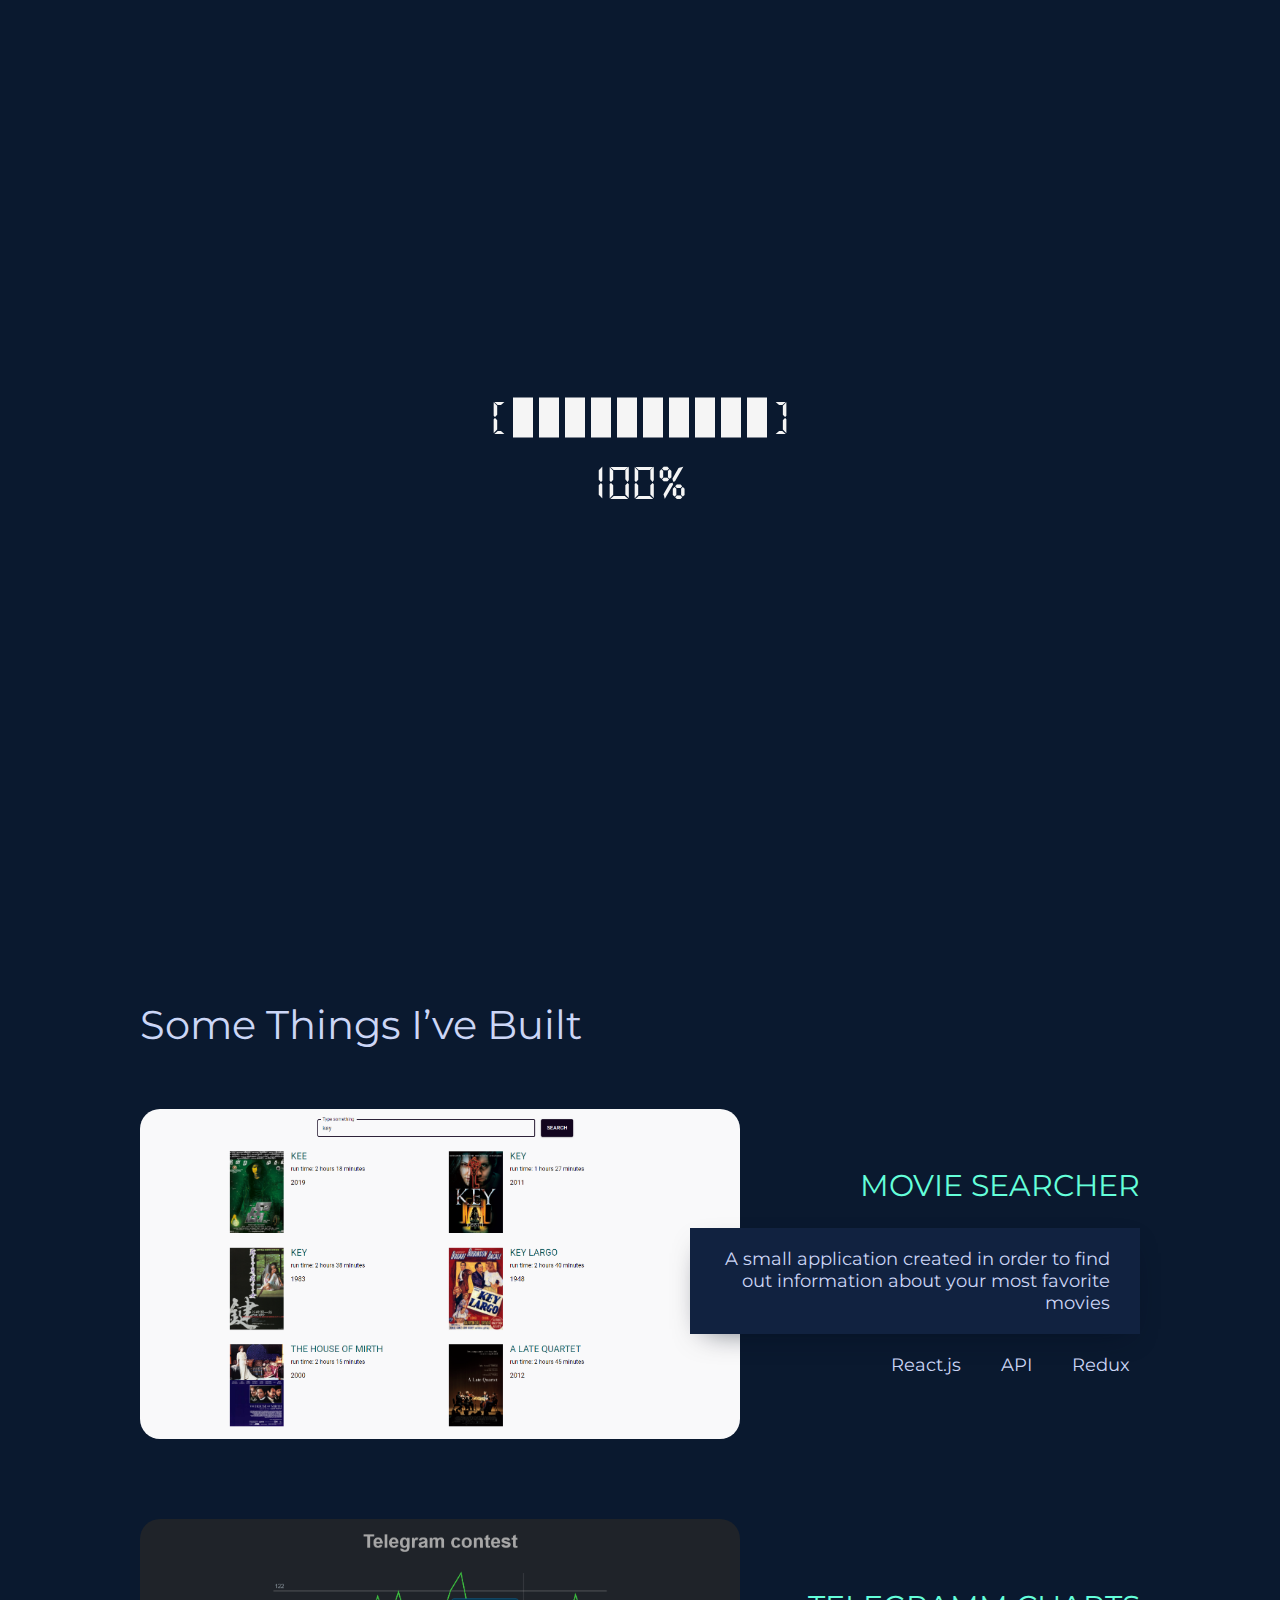
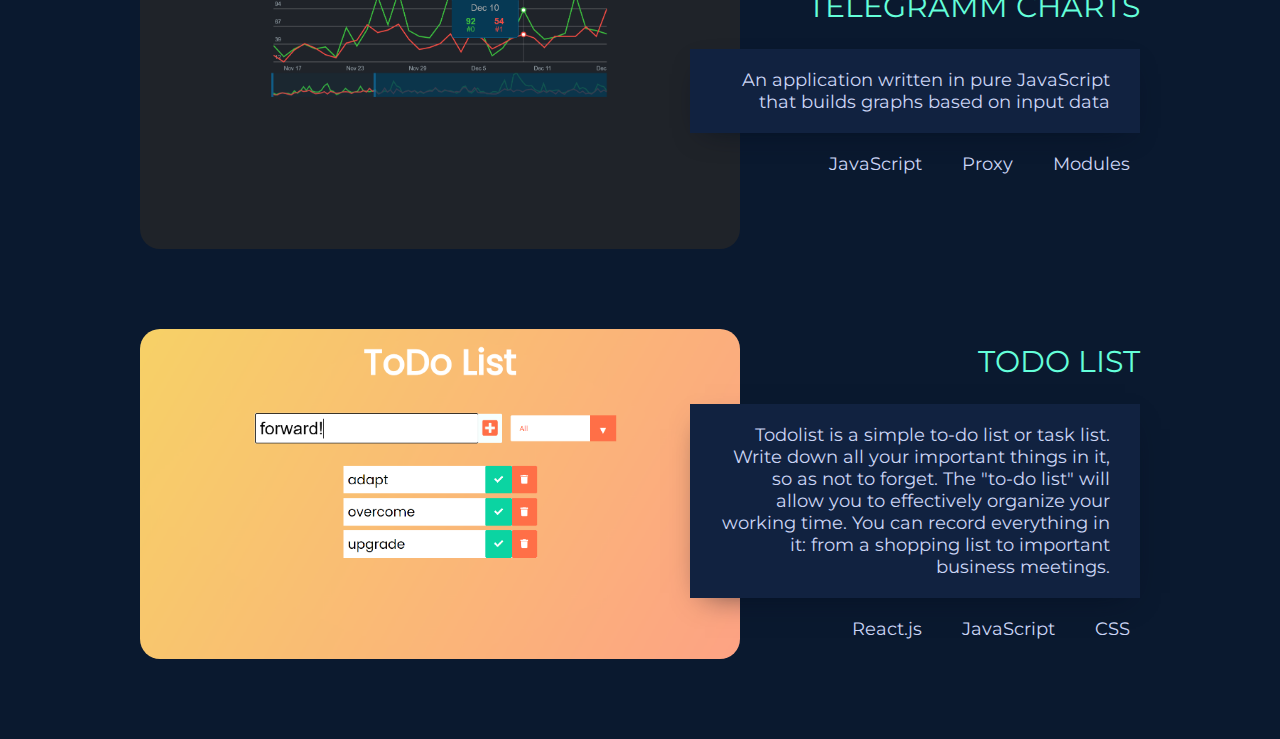
<file: index.html>
<!DOCTYPE html>
<html lang="en">

<head>
	<meta charset="UTF-8">
	<title>Ascilator</title>
	<link rel="stylesheet" href="css/styles.css">
	<link rel="stylesheet" href="fonts/fonts.css">
	<link
		href="https://fonts.googleapis.com/css2?family=Montserrat:wght@100;200;300;400;500;600;700;800;900&display=swap"
		rel="stylesheet">
	<link rel="apple-touch-icon" sizes="57x57" href="/apple-icon-57x57.png">
	<link rel="apple-touch-icon" sizes="60x60" href="/apple-icon-60x60.png">
	<link rel="apple-touch-icon" sizes="72x72" href="/apple-icon-72x72.png">
	<link rel="apple-touch-icon" sizes="76x76" href="/apple-icon-76x76.png">
	<link rel="apple-touch-icon" sizes="114x114" href="/apple-icon-114x114.png">
	<link rel="apple-touch-icon" sizes="120x120" href="/apple-icon-120x120.png">
	<link rel="apple-touch-icon" sizes="144x144" href="/apple-icon-144x144.png">
	<link rel="apple-touch-icon" sizes="152x152" href="/apple-icon-152x152.png">
	<link rel="apple-touch-icon" sizes="180x180" href="/apple-icon-180x180.png">
	<link rel="icon" type="image/png" sizes="192x192" href="/android-icon-192x192.png">
	<link rel="icon" type="image/png" sizes="32x32" href="/favicon-32x32.png">
	<link rel="icon" type="image/png" sizes="96x96" href="/favicon-96x96.png">
	<link rel="icon" type="image/png" sizes="16x16" href="/favicon-16x16.png">
	<link rel="manifest" href="/manifest.json">
	<meta name="msapplication-TileColor" content="#ffffff">
	<meta name="msapplication-TileImage" content="/ms-icon-144x144.png">
	<meta name="theme-color" content="#ffffff">
	<script src="https://code.jquery.com/jquery-3.5.0.js"></script>
</head>

<body>

	<div class="big_wrapper">
		<div class="pre_loader_perc " id="preloader_background">
			<div class="loader">
				<div class="container_strip">
					<div class="container_strip_elem">[</div>
					<div class="container_strip_elem _strip_elem">
						<div class="strip_elemnt _elemnt_1"></div>
					</div>
					<div class="container_strip_elem _strip_elem">
						<div class="strip_elemnt _elemnt_2"></div>
					</div>
					<div class="container_strip_elem _strip_elem">
						<div class="strip_elemnt _elemnt_3"></div>
					</div>
					<div class="container_strip_elem _strip_elem">
						<div class="strip_elemnt _elemnt_4"></div>
					</div>
					<div class="container_strip_elem _strip_elem">
						<div class="strip_elemnt _elemnt_5"></div>
					</div>
					<div class="container_strip_elem _strip_elem">
						<div class="strip_elemnt _elemnt_6"></div>
					</div>
					<div class="container_strip_elem _strip_elem">
						<div class="strip_elemnt _elemnt_7"></div>
					</div>
					<div class="container_strip_elem _strip_elem">
						<div class="strip_elemnt _elemnt_8"></div>
					</div>
					<div class="container_strip_elem _strip_elem">
						<div class="strip_elemnt _elemnt_9"></div>
					</div>
					<div class="container_strip_elem _strip_elem">
						<div class="strip_elemnt _elemnt_10"></div>
					</div>
					<div class="container_strip_elem">]</div>
				</div>
				<span class="loader_persentage" id="load_pers">100%</span>
			</div>
		</div>
		<header class="header">
			<div class="logo">
				<div class="title">
					<div class="part_1">V</div>
					<div class="part_2">A</div>
				</div>
				<svg class="back" xmlns="http://www.w3.org/2000/svg" role="img" viewBox="0 0 84 96">

					<g transform="translate(-8.000000, -2.000000)">
						<g transform="translate(11.000000, 5.000000)">

							<polygon id="Shape" stroke="currentColor" stroke-width="9" stroke-linecap="round"
								stroke-linejoin="round" points="39 0 0 22 0 67 39 90 78 68 78 23"></polygon>
						</g>
					</g>
				</svg>
			</div>
			<div class="version">v1.0.0</div>
		</header>
		<main class="main">
			<div class="first_screen">
				<div class="wrapper">
					<div class="head_part">
						<div class="my_greetings">Hello!</div>
						<div class="my_desc">My name is Vlad Yarmoshuk, I am a programmer from Belarus who likes to code
							anything in the field of WEB development. I
							develop full-fledged web applications using one of the popular frameworks, namely React.
						</div>
					</div>
					<div class="my_resume">
						<a href="./Resume3.pdf" target="blanck">Resume</a>
					</div>
				</div>
				<div class="go_to_works">
					Works
				</div>
				<div class="background_parallax_items">
					<div class="paralax_item">
						<svg xmlns="http://www.w3.org/2000/svg" width="25" height="22" viewBox="0 0 25 22">
							<path fill="none" stroke="#CF4981" stroke-width="3" stroke-miterlimit="10"
								d="M12.837 3l5.12 8.868 5.12 8.868H2.597l5.12-8.868z"></path>
						</svg>
					</div>
					<div class="paralax_item _reverse">
						<svg xmlns="http://www.w3.org/2000/svg" width="25" height="22" viewBox="0 0 25 22">
							<path fill="none" stroke="#CF4981" stroke-width="3" stroke-miterlimit="10"
								d="M12.837 3l5.12 8.868 5.12 8.868H2.597l5.12-8.868z"></path>
						</svg>
					</div>
					<div class="paralax_item">
						<svg xmlns="http://www.w3.org/2000/svg" width="25" height="22" viewBox="0 0 25 22">
							<path fill="none" stroke="#CF4981" stroke-width="3" stroke-miterlimit="10"
								d="M12.837 3l5.12 8.868 5.12 8.868H2.597l5.12-8.868z"></path>
						</svg>
					</div>
					<div class="paralax_item _reverse">
						<svg xmlns="http://www.w3.org/2000/svg" width="36" height="36" viewBox="0 0 36 36">
							<path fill="none" stroke="#CF4981" stroke-width="3" stroke-miterlimit="10"
								d="M9.945 34.614S1.46 31.38 1.5 23.92s11.73-4.797 11.73-4.797S3.82 16.708 4.18 8.77s12.784-7.255 12.784-7.255">
							</path>
						</svg>
					</div>
					<div class="paralax_item">
						<svg xmlns="http://www.w3.org/2000/svg" width="28" height="28" viewBox="0 0 28 28">
							<path fill="none" stroke="#CF4981" stroke-width="3" stroke-miterlimit="10"
								d="M1.5 14.546C1.5 7.34 7.34 1.5 14.547 1.5c7.205 0 13.046 5.84 13.046 13.046"></path>
						</svg>
					</div>
					<div class="paralax_item _reverse">
						<svg xmlns="http://www.w3.org/2000/svg" width="28" height="28" viewBox="0 0 28 28">
							<path fill="none" stroke="#CF4981" stroke-width="3" stroke-miterlimit="10"
								d="M1.5 14.546C1.5 7.34 7.34 1.5 14.547 1.5c7.205 0 13.046 5.84 13.046 13.046"></path>
						</svg>
					</div>
					<div class="paralax_item">
						<svg xmlns="http://www.w3.org/2000/svg" width="36" height="36" viewBox="0 0 36 36">
							<path fill="none" stroke="#CF4981" stroke-width="3" stroke-miterlimit="10"
								d="M9.945 34.614S1.46 31.38 1.5 23.92s11.73-4.797 11.73-4.797S3.82 16.708 4.18 8.77s12.784-7.255 12.784-7.255">
							</path>
						</svg>
					</div>
				</div>
			</div>
			<div class="my_projects">
				<div class="wrapper">
					<div class="block_title">Some Things I’ve Built</div>
					<div class="project_card">
						<a href="https://ascilator.github.io/movies" class="img_part">
							<img src="img/pro_1.png" alt="">
						</a>
						<div class="text_part">
							<div class="title">movie searcher</div>
							<div class="desc">A small application created in order to find out information about your
								most favorite movies</div>
							<div class="tech">
								<div class="tech_item">React.js</div>
								<div class="tech_item">API</div>
								<div class="tech_item">Redux</div>
							</div>
						</div>
					</div>
					<div class="project_card">
						<a href="https://ascilator.github.io/telegramm_contest/" class="img_part">
							<img src="img/pro_2.png" alt="">
						</a>
						<div class="text_part">
							<div class="title">telegramm charts</div>
							<div class="desc">An application written in pure JavaScript that builds graphs based on
								input data</div>
							<div class="tech">
								<div class="tech_item">JavaScript</div>
								<div class="tech_item">Proxy</div>
								<div class="tech_item">Modules</div>
							</div>
						</div>
					</div>
					<div class="project_card">
						<a href="https://ascilator.github.io/react-todo-list/" class="img_part">
							<img src="img/pro_3.png" alt="">
						</a>
						<div class="text_part">
							<div class="title">ToDo List</div>
							<div class="desc">Todolist is a simple to-do list or task list. Write down all your
								important things in it, so as not to forget.

								The "to-do list" will allow you to effectively organize your working time. You can
								record everything in it: from a
								shopping list to important business meetings.</div>
							<div class="tech">
								<div class="tech_item">React.js</div>
								<div class="tech_item">JavaScript</div>
								<div class="tech_item">CSS</div>
							</div>
						</div>
					</div>
				</div>
			</div>
		</main>

		<footer class="footer">
			<div class="mail_cont">
				<div class="mail">
					<a href="mailto:yarmashuk.vlad@mail.ru">yarmashuk.vlad@mail.ru</a>
				</div>
				<div class="line"></div>
			</div>
			<div class="socials">
				<div class="social_item">
					<a href="https://vk.com/ascilator"><svg xmlns="http://www.w3.org/2000/svg" role="img"
							viewBox="0 0 24 24" fill="none" stroke="#ccd6f6" stroke-width="2" stroke-linecap="round"
							stroke-linejoin="round" class="feather feather-github">
							<title>GitHub</title>
							<path
								d="M9 19c-5 1.5-5-2.5-7-3m14 6v-3.87a3.37 3.37 0 0 0-.94-2.61c3.14-.35 6.44-1.54 6.44-7A5.44 5.44 0 0 0 20 4.77 5.07 5.07 0 0 0 19.91 1S18.73.65 16 2.48a13.38 13.38 0 0 0-7 0C6.27.65 5.09 1 5.09 1A5.07 5.07 0 0 0 5 4.77a5.44 5.44 0 0 0-1.5 3.78c0 5.42 3.3 6.61 6.44 7A3.37 3.37 0 0 0 9 18.13V22">
							</path>
						</svg>
					</a>
				</div>
				<div class="social_item">
					<a href="https://t.me/soon_we_will_all_feel_happiness">
						<svg id="regular" enable-background="new 0 0 24 24" height="512" viewBox="0 0 24 24" width="512"
							xmlns="http://www.w3.org/2000/svg">
							<path fill="#ccd6f6"
								d="m12.145 19.5c3.472 0 2.234-2.198 2.502-2.83-.004-.472-.008-.926.008-1.202.22.062.739.325 1.811 1.367 1.655 1.67 2.078 2.665 3.415 2.665h2.461c.78 0 1.186-.323 1.389-.594.196-.262.388-.722.178-1.438-.549-1.724-3.751-4.701-3.95-5.015.03-.058.078-.135.103-.175h-.002c.632-.835 3.044-4.449 3.399-5.895.001-.002.002-.005.002-.008.192-.66.016-1.088-.166-1.33-.274-.362-.71-.545-1.299-.545h-2.461c-.824 0-1.449.415-1.765 1.172-.529 1.345-2.015 4.111-3.129 5.09-.034-1.387-.011-2.446.007-3.233.036-1.535.152-3.029-1.441-3.029h-3.868c-.998 0-1.953 1.09-.919 2.384.904 1.134.325 1.766.52 4.912-.76-.815-2.112-3.016-3.068-5.829-.268-.761-.674-1.466-1.817-1.466h-2.461c-.998 0-1.594.544-1.594 1.455 0 2.046 4.529 13.544 12.145 13.544zm-8.09-13.499c.217 0 .239 0 .4.457.979 2.883 3.175 7.149 4.779 7.149 1.205 0 1.205-1.235 1.205-1.7l-.001-3.702c-.066-1.225-.512-1.835-.805-2.205l3.508.004c.002.017-.02 4.095.01 5.083 0 1.403 1.114 2.207 2.853.447 1.835-2.071 3.104-5.167 3.155-5.293.075-.18.14-.241.376-.241h2.461.01c-.001.003-.001.006-.002.009-.225 1.05-2.446 4.396-3.189 5.435-.012.016-.023.033-.034.05-.327.534-.593 1.124.045 1.954h.001c.058.07.209.234.429.462.684.706 3.03 3.12 3.238 4.08-.138.022-.288.006-2.613.011-.495 0-.882-.74-2.359-2.23-1.328-1.292-2.19-1.82-2.975-1.82-1.524 0-1.413 1.237-1.399 2.733.005 1.622-.005 1.109.006 1.211-.089.035-.344.105-1.009.105-6.345 0-10.477-10.071-10.636-11.996.055-.005.812-.002 2.546-.003z" />
						</svg>
					</a>
				</div>
				<div class="social_item">
					<a href="https://github.com/Ascilator">
						<svg id="regular" enable-background="new 0 0 24 24" height="512" viewBox="0 0 24 24" width="512"
							xmlns="http://www.w3.org/2000/svg">
							<path fill="#ccd6f6"
								d="m.415 11.196 5.869 2.925c.227.112.495.104.712-.023l5.224-3.037-3.162 2.802c-.161.143-.253.347-.253.562v6.825c0 .72.919 1.023 1.35.451l2.537-3.373 6.274 3.573c.44.253 1.004-.001 1.106-.504l3.913-19.5c.117-.586-.466-1.064-1.008-.846l-22.5 8.775c-.604.236-.643 1.081-.062 1.37zm21.83-8.249-3.439 17.137-5.945-3.386c-.324-.185-.741-.103-.971.201l-1.585 2.107v-4.244l8.551-7.576c.677-.599-.101-1.664-.874-1.21l-11.39 6.622-3.992-1.989z" />
						</svg>
					</a>
				</div>
				<div class="social_item">
					<a href="https://www.linkedin.com/in/ascilator/">
						<svg xmlns="http://www.w3.org/2000/svg" role="img" viewBox="0 0 24 24" fill="none"
							stroke="#ccd6f6" stroke-width="2" stroke-linecap="round" stroke-linejoin="round"
							class="feather feather-linkedin">
							<title>LinkedIn</title>
							<path d="M16 8a6 6 0 0 1 6 6v7h-4v-7a2 2 0 0 0-2-2 2 2 0 0 0-2 2v7h-4v-7a6 6 0 0 1 6-6z">
							</path>
							<rect x="2" y="9" width="4" height="12"></rect>
							<circle cx="4" cy="4" r="2"></circle>
						</svg>
					</a>
				</div>
				<div class="line"></div>
			</div>
		</footer>

	</div>
	<script src="scripts/scripts.js"></script>
</body>

</html>
</file>
<file: html_moduls/comet/comet.html>
<!DOCTYPE html>
<html lang="en">
<head>
	<meta charset="UTF-8">
	<!-- CHANGE TITLE-->
	<title>Comet</title>
	<link rel="stylesheet" href="css/styles.css" >
	<link rel="stylesheet" href="../../fonts/fonts.css" >
	<script src="https://code.jquery.com/jquery-3.5.0.js"></script>

</head>
<body>
	<div class="pre_loader_perc" id = "preloader_background">
		<div class="loader">
			<div class="container_strip">
				<div class="container_strip_elem">[</div>
				<div class="container_strip_elem _strip_elem"><div class="strip_elemnt _elemnt_1"></div></div>
				<div class="container_strip_elem _strip_elem"><div class="strip_elemnt _elemnt_2"></div></div>
				<div class="container_strip_elem _strip_elem"><div class="strip_elemnt _elemnt_3"></div></div>
				<div class="container_strip_elem _strip_elem"><div class="strip_elemnt _elemnt_4"></div></div>
				<div class="container_strip_elem _strip_elem"><div class="strip_elemnt _elemnt_5"></div></div>
				<div class="container_strip_elem _strip_elem"><div class="strip_elemnt _elemnt_6"></div></div>
				<div class="container_strip_elem _strip_elem"><div class="strip_elemnt _elemnt_7"></div></div>
				<div class="container_strip_elem _strip_elem"><div class="strip_elemnt _elemnt_8"></div></div>
				<div class="container_strip_elem _strip_elem"><div class="strip_elemnt _elemnt_9"></div></div>
				<div class="container_strip_elem _strip_elem"><div class="strip_elemnt _elemnt_10"></div></div>
				<div class="container_strip_elem">]</div>
			</div>
			<span class="loader_persentage" id = "load_pers">0%</span>
		</div>
	</div>
	
	<div class="container">
		comet
	</div>
	
	
	<script src="scripts/scripts.js"></script>
	<script src="scripts/sketch.js"></script>
	<script>
		function Particle( x, y, radius ) {
            this.init( x, y, radius );
        }

        Particle.prototype = {

            init: function( x, y, radius ) {

                this.alive = true;

                this.radius = radius || 10;
                this.wander = 0.15;
                this.theta = random( TWO_PI );
                this.drag = 0.92;
                this.color = '#fff';

                this.x = x || 0.0;
                this.y = y || 0.0;

                this.vx = 0.0;
                this.vy = 0.0;
            },

            move: function() {

                this.x += this.vx;
                this.y += this.vy;

                this.vx *= this.drag;
                this.vy *= this.drag;

                this.theta += random( -0.5, 0.5 ) * this.wander;
                this.vx += sin( this.theta ) * 0.1;
                this.vy += cos( this.theta ) * 0.1;

                this.radius *= 0.96;
                this.alive = this.radius > 0.5;
            },

            draw: function( ctx ) {

                ctx.beginPath();
                ctx.arc( this.x, this.y, this.radius, 0, TWO_PI );
                ctx.fillStyle = this.color;
                ctx.fill();
            }
        };

        // ----------------------------------------
        // Example
        // ----------------------------------------

        var MAX_PARTICLES = 280;
        var COLOURS = [ '#69D2E7', '#A7DBD8', '#E0E4CC', '#F38630', '#FA6900', '#FF4E50', '#F9D423','lime','#00f' ];

        var particles = [];
        var pool = [];

        var demo = Sketch.create({
            container: document.getElementById( 'container' ),
            retina: 'auto'
        });

        demo.setup = function() {

            // Set off some initial particles.
            var i, x, y;

            for ( i = 0; i < 20; i++ ) {
                x = ( demo.width * 0.5 ) + random( -100, 100 );
                y = ( demo.height * 0.5 ) + random( -100, 100 );
                demo.spawn( x, y );
            }
        };

        demo.spawn = function( x, y ) {
            
            var particle, theta, force;

            if ( particles.length >= MAX_PARTICLES )
                pool.push( particles.shift() );

            particle = pool.length ? pool.pop() : new Particle();
            particle.init( x, y, random( 40, 40 ) );

            particle.wander = random( 0.5, 2.0 );
            particle.color = random( COLOURS );
            particle.drag = random( 0.9, 0.99 );

            theta = random( TWO_PI );
            force = random( 0, 0 );

            particle.vx = sin( theta ) * force;
            particle.vy = cos( theta ) * force;

            particles.push( particle );
        };

        demo.update = function() {

            var i, particle;

            for ( i = particles.length - 1; i >= 0; i-- ) {

                particle = particles[i];

                if ( particle.alive ) particle.move();
                else pool.push( particles.splice( i, 1 )[0] );
            }
        };

        demo.draw = function() {

            demo.globalCompositeOperation  = 'lighter';

            for ( var i = particles.length - 1; i >= 0; i-- ) {
                particles[i].draw( demo );
            }
        };

        demo.mousemove = function() {

            var particle, theta, force, touch, max, i, j, n;

            for ( i = 0, n = demo.touches.length; i < n; i++ ) {

                touch = demo.touches[i], max = random( 1, 4 );
                for ( j = 0; j < max; j++ ) {
                  demo.spawn( touch.x, touch.y );
                }

            }
        };
	</script>
</body>
</html>
</file>
<file: html_moduls/lightning_boxes/lightning_boxes.html>
<!DOCTYPE html>
<html lang="en">
<head>
	<meta charset="UTF-8">
	<!-- CHANGE TITLE-->
	<title>ligtning boxes</title>
	<link rel="stylesheet" href="css/styles.css" >
	<link rel="stylesheet" href="../../fonts/fonts.css" >
	<script src="https://code.jquery.com/jquery-3.5.0.js"></script>
</head>
<body>
	<div class="pre_loader_perc" id = "preloader_background">
		<div class="loader">
			<div class="container_strip">
				<div class="container_strip_elem">[</div>
				<div class="container_strip_elem _strip_elem"><div class="strip_elemnt _elemnt_1"></div></div>
				<div class="container_strip_elem _strip_elem"><div class="strip_elemnt _elemnt_2"></div></div>
				<div class="container_strip_elem _strip_elem"><div class="strip_elemnt _elemnt_3"></div></div>
				<div class="container_strip_elem _strip_elem"><div class="strip_elemnt _elemnt_4"></div></div>
				<div class="container_strip_elem _strip_elem"><div class="strip_elemnt _elemnt_5"></div></div>
				<div class="container_strip_elem _strip_elem"><div class="strip_elemnt _elemnt_6"></div></div>
				<div class="container_strip_elem _strip_elem"><div class="strip_elemnt _elemnt_7"></div></div>
				<div class="container_strip_elem _strip_elem"><div class="strip_elemnt _elemnt_8"></div></div>
				<div class="container_strip_elem _strip_elem"><div class="strip_elemnt _elemnt_9"></div></div>
				<div class="container_strip_elem _strip_elem"><div class="strip_elemnt _elemnt_10"></div></div>
				<div class="container_strip_elem">]</div>
			</div>
			<span class="loader_persentage" id = "load_pers">0%</span>
		</div>
	</div>
	<div class="hint">
		<div class="uper">click or double click?</div>
		<div class="lower">that is the question!</div>
	</div>
	<div class="container">
		
	</div>

	
	
	<script src="scripts/scripts.js"></script>
</body>
</html>
</file>
<file: html_moduls/magnifying_glass/magnifying_glass.html>
<!DOCTYPE html>
<html lang="en">
<head>
	<meta charset="UTF-8">
	<!-- CHANGE TITLE-->
	<title>Magnifying glass</title>
	<link rel="stylesheet" href="css/styles.css" >
	<link rel="stylesheet" href="../../fonts/fonts.css" >
	<script src="https://code.jquery.com/jquery-3.5.0.js"></script>

</head>
<body>
	<div class="pre_loader_perc" id = "preloader_background">
		<div class="loader">
			<div class="container_strip">
				<div class="container_strip_elem">[</div>
				<div class="container_strip_elem _strip_elem"><div class="strip_elemnt _elemnt_1"></div></div>
				<div class="container_strip_elem _strip_elem"><div class="strip_elemnt _elemnt_2"></div></div>
				<div class="container_strip_elem _strip_elem"><div class="strip_elemnt _elemnt_3"></div></div>
				<div class="container_strip_elem _strip_elem"><div class="strip_elemnt _elemnt_4"></div></div>
				<div class="container_strip_elem _strip_elem"><div class="strip_elemnt _elemnt_5"></div></div>
				<div class="container_strip_elem _strip_elem"><div class="strip_elemnt _elemnt_6"></div></div>
				<div class="container_strip_elem _strip_elem"><div class="strip_elemnt _elemnt_7"></div></div>
				<div class="container_strip_elem _strip_elem"><div class="strip_elemnt _elemnt_8"></div></div>
				<div class="container_strip_elem _strip_elem"><div class="strip_elemnt _elemnt_9"></div></div>
				<div class="container_strip_elem _strip_elem"><div class="strip_elemnt _elemnt_10"></div></div>
				<div class="container_strip_elem">]</div>
			</div>
			<span class="loader_persentage" id = "load_pers">0%</span>
		</div>
	</div>
	<div class="container">
		<div class="magn"></div>   
    </div>
	<script src="scripts/scripts.js"></script>
</body>
</html>
</file>
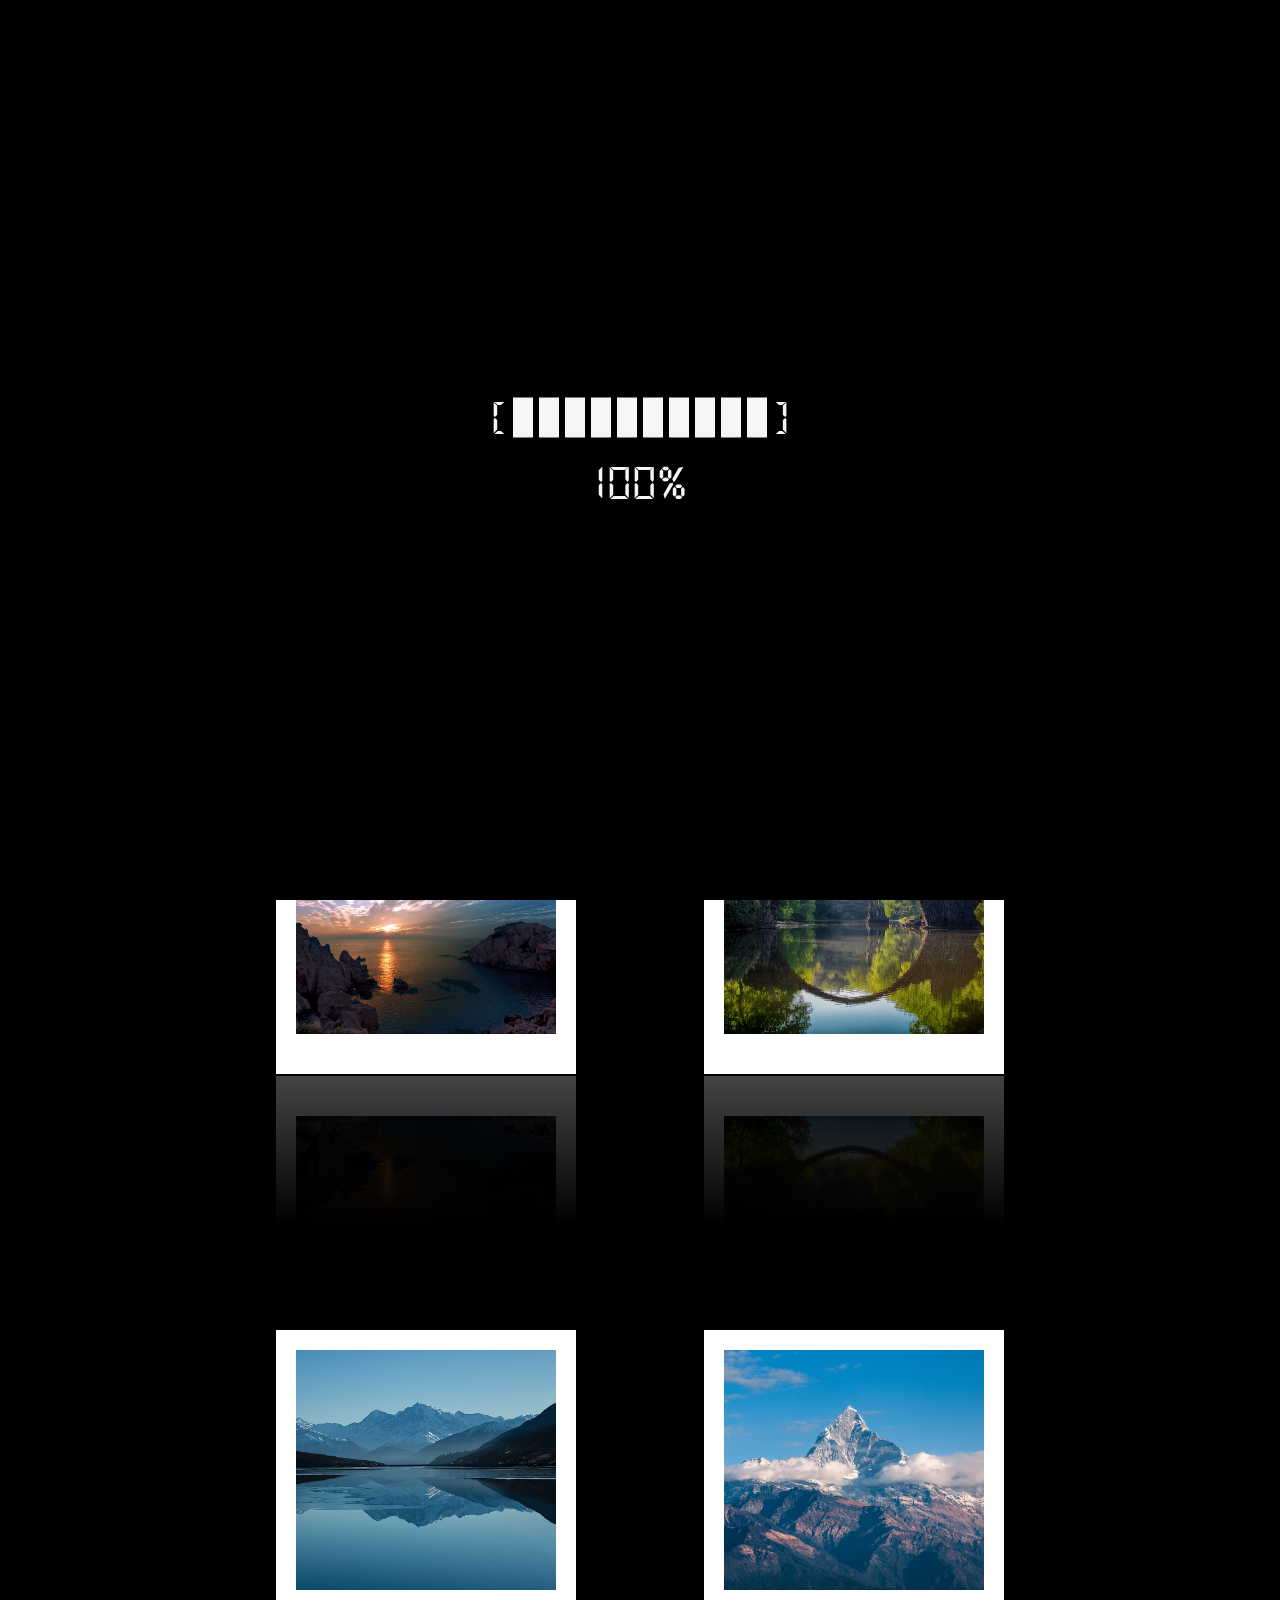
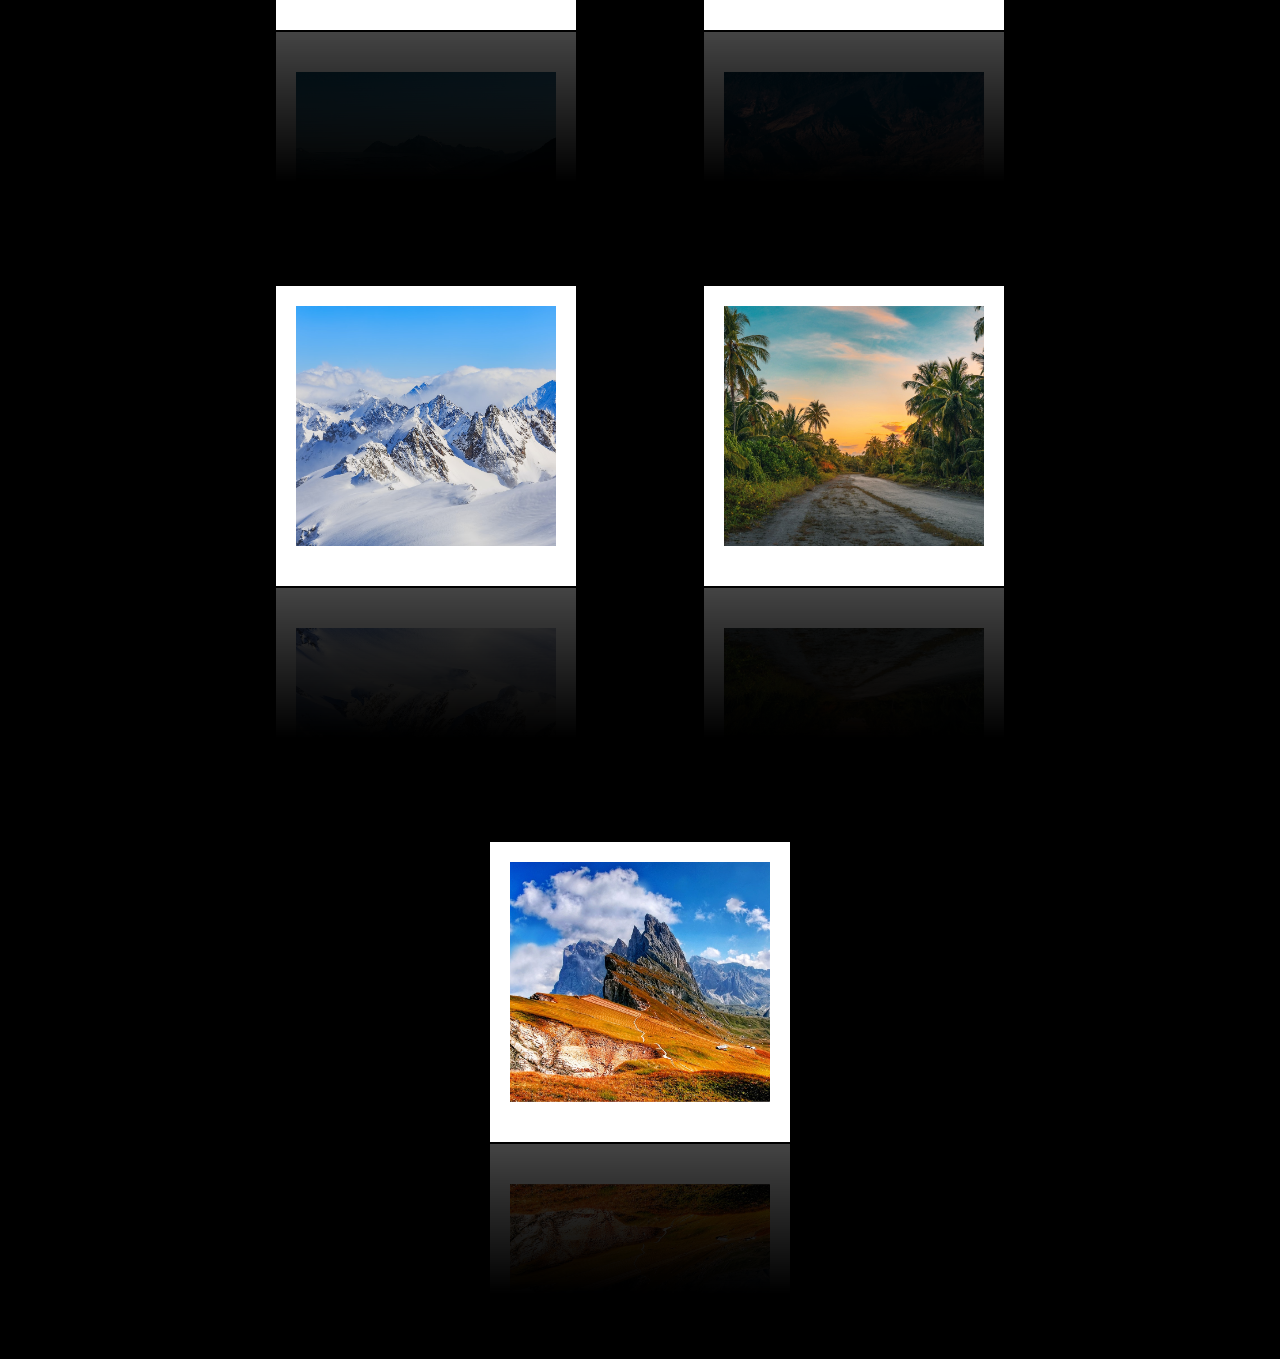
<file: html_moduls/plitka_gall/plitka.html>
<!DOCTYPE html>
<html lang="en">
<head>
	<meta charset="UTF-8">
	<!-- CHANGE TITLE-->
	<title>plitka</title>
	<link rel="stylesheet" href="css/styles.css" >
	<link rel="stylesheet" href="../../fonts/fonts.css" >
	<script src="https://code.jquery.com/jquery-3.5.0.js"></script>
</head>
<body>
	<div class="pre_loader_perc" id = "preloader_background">
		<div class="loader">
			<div class="container_strip">
				<div class="container_strip_elem">[</div>
				<div class="container_strip_elem _strip_elem"><div class="strip_elemnt _elemnt_1"></div></div>
				<div class="container_strip_elem _strip_elem"><div class="strip_elemnt _elemnt_2"></div></div>
				<div class="container_strip_elem _strip_elem"><div class="strip_elemnt _elemnt_3"></div></div>
				<div class="container_strip_elem _strip_elem"><div class="strip_elemnt _elemnt_4"></div></div>
				<div class="container_strip_elem _strip_elem"><div class="strip_elemnt _elemnt_5"></div></div>
				<div class="container_strip_elem _strip_elem"><div class="strip_elemnt _elemnt_6"></div></div>
				<div class="container_strip_elem _strip_elem"><div class="strip_elemnt _elemnt_7"></div></div>
				<div class="container_strip_elem _strip_elem"><div class="strip_elemnt _elemnt_8"></div></div>
				<div class="container_strip_elem _strip_elem"><div class="strip_elemnt _elemnt_9"></div></div>
				<div class="container_strip_elem _strip_elem"><div class="strip_elemnt _elemnt_10"></div></div>
				<div class="container_strip_elem">]</div>
			</div>
			<span class="loader_persentage" id = "load_pers">0%</span>
		</div>
	</div>
	

	<div class="container">
		<div class="gallery">
			<div class="gallery_item">
				<div class = 'card'>
					<div class="front_side">
						<img __speed = "10" src = 'img/pic_1.jpg' alt="">
						<div class="on_img _left"></div>
						<div class="on_img _right"></div>
					</div>
					<div class="back_side">
						<div class="back">
							<div class="text">Soon we all will feel happiness</div>
							<div class="suptext">2020</div>
						</div>
						
					</div>
				</div>
			</div>
			<div class="gallery_item">
				<div class = 'card'>
					<div class="front_side">
						<img __speed = "10" src = 'img/pic_2.jpg' alt="">
						<div class="on_img _left"></div>
						<div class="on_img _right"></div>
					</div>
					<div class="back_side">
						<div class="back">
							<div class="text">Soon we all will feel happiness</div>
							<div class="suptext">2020</div>
						</div>
						
					</div>
				</div>
			</div>
			<div class="gallery_item">
				<div class = 'card'>
					<div class="front_side">
						<img __speed = "10" src = 'img/pic_3.jpg' alt="">
						<div class="on_img _left"></div>
						<div class="on_img _right"></div>
					</div>
					<div class="back_side">
						<div class="back">
							<div class="text">Soon we all will feel happiness</div>
							<div class="suptext">2020</div>
						</div>
						
					</div>
				</div>
			</div>
			<div class="gallery_item">
				<div class = 'card'>
					<div class="front_side">
						<img __speed = "10" src = 'img/pic_4.jpg' alt="">
						<div class="on_img _left"></div>
						<div class="on_img _right"></div>
					</div>
					<div class="back_side">
						<div class="back">
							<div class="text">Soon we all will feel happiness</div>
							<div class="suptext">2020</div>
						</div>
						
					</div>
				</div>
			</div>
			<div class="gallery_item">
				<div class = 'card'>
					<div class="front_side">
						<img __speed = "10" src = 'img/pic_5.jpg' alt="">
						<div class="on_img _left"></div>
						<div class="on_img _right"></div>
					</div>
					<div class="back_side">
						<div class="back">
							<div class="text">Soon we all will feel happiness</div>
							<div class="suptext">2020</div>
						</div>
						
					</div>
				</div>
			</div>
			<div class="gallery_item">
				<div class = 'card'>
					<div class="front_side">
						<img __speed = "10" src = 'img/pic_6.jpg' alt="">
						<div class="on_img _left"></div>
						<div class="on_img _right"></div>
					</div>
					<div class="back_side">
						<div class="back">
							<div class="text">Soon we all will feel happiness</div>
							<div class="suptext">2020</div>
						</div>
						
					</div>
				</div>
			</div>
			<div class="gallery_item">
				<div class = 'card'>
					<div class="front_side">
						<img __speed = "10" src = 'img/pic_7.jpg' alt="">
						<div class="on_img _left"></div>
						<div class="on_img _right"></div>
					</div>
					<div class="back_side">
						<div class="back">
							<div class="text">Soon we all will feel happiness</div>
							<div class="suptext">2020</div>
						</div>
						
					</div>
				</div>
			</div>
			<div class="gallery_item">
				<div class = 'card'>
					<div class="front_side">
						<img __speed = "10" src = 'img/pic_8.jpg' alt="">
						<div class="on_img _left"></div>
						<div class="on_img _right"></div>
					</div>
					<div class="back_side">
						<div class="back">
							<div class="text">Soon we all will feel happiness</div>
							<div class="suptext">2020</div>
						</div>
						
					</div>
				</div>
			</div>
			<div class="gallery_item">
				<div class = 'card'>
					<div class="front_side">
						<img __speed = "10" src = 'img/pic_9.jpg' alt="">
						<div class="on_img _left"></div>
						<div class="on_img _right"></div>
					</div>
					<div class="back_side">
						<div class="back">
							<div class="text">Soon we all will feel happiness</div>
							<div class="suptext">2020</div>
						</div>
						
					</div>
				</div>
			</div>		
		</div>
	</div>
	
	<script src="scripts/scripts.js"></script>
</body>
</html>
</file>
<file: html_moduls/round_presentation/round_presentation.html>
<!DOCTYPE html>
<html lang="en">
<head>
	<meta charset="UTF-8">
	<!-- CHANGE TITLE-->
	<title>round gallery</title>
	<link rel="stylesheet" href="css/styles.css" >
	<link rel="stylesheet" href="../../fonts/fonts.css" >
	<script src="https://code.jquery.com/jquery-3.5.0.js"></script>
</head>
<body>
	<div class="pre_loader_perc" id = "preloader_background">
		<div class="loader">
			<div class="container_strip">
				<div class="container_strip_elem">[</div>
				<div class="container_strip_elem _strip_elem"><div class="strip_elemnt _elemnt_1"></div></div>
				<div class="container_strip_elem _strip_elem"><div class="strip_elemnt _elemnt_2"></div></div>
				<div class="container_strip_elem _strip_elem"><div class="strip_elemnt _elemnt_3"></div></div>
				<div class="container_strip_elem _strip_elem"><div class="strip_elemnt _elemnt_4"></div></div>
				<div class="container_strip_elem _strip_elem"><div class="strip_elemnt _elemnt_5"></div></div>
				<div class="container_strip_elem _strip_elem"><div class="strip_elemnt _elemnt_6"></div></div>
				<div class="container_strip_elem _strip_elem"><div class="strip_elemnt _elemnt_7"></div></div>
				<div class="container_strip_elem _strip_elem"><div class="strip_elemnt _elemnt_8"></div></div>
				<div class="container_strip_elem _strip_elem"><div class="strip_elemnt _elemnt_9"></div></div>
				<div class="container_strip_elem _strip_elem"><div class="strip_elemnt _elemnt_10"></div></div>
				<div class="container_strip_elem">]</div>
			</div>
			<span class="loader_persentage" id = "load_pers">0%</span>
		</div>
	</div>
	<div class="container">
		<div class="gallery_round">
			<div class="gallery_item">
				<div num  = '1' class="circle circle_1">
					<div class="content">
						What can be best in summer? Of course, only a summer spent at sea. The period of the longest school holidays, hot Sun and fresh fruit, is much more pleasant to spend near the water. Moreover, the larger this reservoir and the cleaner the water in it, the better impressions will remain there.
					</div>
				</div>
			</div>
			<div class="gallery_item">
				<div num  = '2' class="circle circle_2">
					<div class="content">
						A vacation in the mountains will be a great choice, because the beach resorts will be Packed and then you will not be able to enjoy peace and tranquility at all. It is foolish to think that in the summer there is absolutely nothing to do in the mountains.
					</div>
				</div>
			</div>
			<div class="gallery_item">
				<div num  = '3' class="circle circle_3">
					<div class="content">
						An incredibly beautiful sight-the sunset. When the sun, so close, big, purple-red, fantastically beautiful, saying goodbye to a summer day, gently gives the last warm rays. And this is the most romantic time of day, which gives rise to legends that have an attractive magic.
					</div>
				</div>
			</div>
			<div class="gallery_item">
				<div num  = '4' class="circle circle_4">
					<div class="content">
						Mountains-always amazed me with their power. Mountains for me are an incredible beauty and an indescribable scale. The mountains contain some mystery, some mysticism. Not for nothing since ancient times thinkers and poets go to the mountains to find their Muse. Walking in the mountains, a person feels truly happy and carefree. In the mountains, the wanderer "becomes" a bird, becomes free and wise.
					</div>
				</div>
			</div>
			<div class="gallery_item">
				<div num  = '5' class="circle circle_5">
					<div class="content">
						Quickly and aggressively, a dark cloud moved over the horizon and once again covered the sky. She locked the bright sun firmly in her prison. It became gloomy. For a moment everything was quiet, but only for a moment. As if to recollect, a sharp cold wind blew and raised angry black waves on the river. Blinding lightning ripped through the sky. And then, sharp and frightening as a shot, the thunder boomed.
					</div>
				</div>
			</div>
			<div class="gallery_item">
				<div num  = '6' class="circle circle_6">
					<div class="content">
						Studded with thousands of stars, varying in brightness and color, the night sky at once attracted and frightened people with its mystery. Sometimes clusters of night stars gave rise to the imagination of people intricate shapes or figures that they drew on the night stars.
					</div>
				</div>
			</div>
		</div>
	</div>

	
	
	<script src="scripts/scripts.js"></script>
</body>
</html>
</file>
<file: html_moduls/splitting_gallery/spliting_gallery.html>
<!DOCTYPE html>
<html lang="en">
<head>
	<meta charset="UTF-8">
	<!-- CHANGE TITLE-->
	<title>Splitting gallery</title>
	<link rel="stylesheet" href="css/styles.css" >
	<link rel="stylesheet" href="../../fonts/fonts.css" >
	<script src = "scripts/jquery.js"></script>
	<!--<script src="https://code.jquery.com/jquery-3.5.0.js"></script>-->
</head>
<body>
	<div class="pre_loader_perc" id = "preloader_background">
		<div class="loader">
			<div class="container_strip">
				<div class="container_strip_elem">[</div>
				<div class="container_strip_elem _strip_elem"><div class="strip_elemnt _elemnt_1"></div></div>
				<div class="container_strip_elem _strip_elem"><div class="strip_elemnt _elemnt_2"></div></div>
				<div class="container_strip_elem _strip_elem"><div class="strip_elemnt _elemnt_3"></div></div>
				<div class="container_strip_elem _strip_elem"><div class="strip_elemnt _elemnt_4"></div></div>
				<div class="container_strip_elem _strip_elem"><div class="strip_elemnt _elemnt_5"></div></div>
				<div class="container_strip_elem _strip_elem"><div class="strip_elemnt _elemnt_6"></div></div>
				<div class="container_strip_elem _strip_elem"><div class="strip_elemnt _elemnt_7"></div></div>
				<div class="container_strip_elem _strip_elem"><div class="strip_elemnt _elemnt_8"></div></div>
				<div class="container_strip_elem _strip_elem"><div class="strip_elemnt _elemnt_9"></div></div>
				<div class="container_strip_elem _strip_elem"><div class="strip_elemnt _elemnt_10"></div></div>
				<div class="container_strip_elem">]</div>
			</div>
			<span class="loader_persentage" id = "load_pers">0%</span>
		</div>
	</div>
	
	<div class="container">
		<div class="split_gallery">
			<div class="gallery_item _item_1 _active">
				<div class="effect_1">
					<div class="column _active">
						<div class = "effect_1_content">
							<div class="finger">1</div>
							<div class="desc">In summer, the Northern sky is almost always high. The beauty of the Northern sky causes quiet admiration. The Northern sky is special! It seems bottomless! You can lie on the grass and look at this glittering height and dream… About life out there beyond the… What is it? Is it the darkness of the universe? I can't believe it.... After all, it is fabulous-the Northern sky!</div>
						</div>
						<div class="effect_1__bg effect_1__bg_1"></div>
					</div>
					<div class="column">
						<div class = "effect_1_content">
							<div class="finger">2</div>
							<div class="desc">.Where the Rio de Nueces collects its waters from hundreds of rivers and streams that dot the map like the branches of a large tree, there are surprisingly picturesque places. It is a rolling Prairie, dotted with oak and walnut groves, here and there along the banks merging into solid green woodlands.</div>
						</div>
						<div class="effect_1__bg effect_1__bg_2"></div>
					</div>
					<div class="column">
						<div class = "effect_1_content">
							<div class="finger">3</div>
							<div class="desc">Underwater world-a special world of mystery and provocation, admiration and danger, fear and charm! In the depths of the sea and ocean are stored incomprehensible secrets for people, but thanks to photographers and divers have enriched our understanding of underwater inhabitants, showing their life and habits. Coral crab, stingrays, jellyfish, fish, octopuses, turtles-meet the inhabitants of the underwater world!</div>
						</div>
						<div class="effect_1__bg effect_1__bg_3"></div>
					</div>
				</div>
			</div>
			<div class="gallery_item _item_2">
				<div class="effect_2">
					<div class="rain"></div>
				</div>
			</div>
			<div class="gallery_item _item_3">
				<div class="effect_3">
					<div class="focus"></div>
					<div class="trigger_zone_1"></div>
					<div class="trigger_zone_2"></div>
					<div class="trigger_zone_3"></div>
					
				</div>
			</div>
			<div class="gallery_item _item_4">
				<div class="effect_4">
					<div class="slide_container">
						<div class="slide _pic_1"><img src="img/effect_4/pic_1.jpg" alt=""></div>
						<div class="slide _pic_1"><img src="img/effect_4/pic_2.jpg" alt=""></div>
						<div class="slide _pic_1"><img src="img/effect_4/pic_3.jpg" alt=""></div>
						<div class="slide _pic_1"><img src="img/effect_4/pic_4.jpg" alt=""></div>
						<div class="slide _pic_1"><img src="img/effect_4/pic_5.jpg" alt=""></div>
					</div>
				</div>
			</div>
			<div class="gallery_item _item_5">
				<div class="effect_5">
					<div class="card_container">
						<div class="card_item">
							<div class="img_cont"><img src="img/effect_5/pic_1.jpg" alt=""></div>
							<div class="descr">
								<div class="text_1">awesome header</div>
								<div class="text_2">Lorem ipsum dolor sit amet, consectetur adipisicing elit. Ratione, iste. Nostrum ratione rerum eum dicta perspiciatis, vel nulla et aliquam?</div>
							</div>
						</div>
						<div class="card_item">
							<div class="img_cont"><img src="img/effect_5/pic_4.jpg" alt=""></div>
							<div class="descr">
								<div class="text_1">awesome header</div>
								<div class="text_2">Lorem ipsum dolor sit amet, consectetur adipisicing elit. Ratione, iste. Nostrum ratione rerum eum dicta perspiciatis, vel nulla et aliquam?</div>
							</div>
						</div>
						<div class="card_item">
							<div class="img_cont"><img src="img/effect_5/pic_3.jpg" alt=""></div>
							<div class="descr">
								<div class="text_1">awesome header</div>
								<div class="text_2">Lorem ipsum dolor sit amet, consectetur adipisicing elit. Ratione, iste. Nostrum ratione rerum eum dicta perspiciatis, vel nulla et aliquam?</div>
							</div>
						</div>
					</div>
				</div>
			</div>
		</div>
	</div>
	
	
	<script src="scripts/scripts.js"></script>
</body>
</html>
</file>
<file: css/styles.css>
*,
*:before,
*:after {
  padding: 0;
  margin: 0;
  -webkit-box-sizing: border-box;
  box-sizing: border-box;
}

html,
body {
  width: 100%;
  height: 100%;
  font-family: "Montserrat", sans-serif;
}

@font-face {
  font-family: "digital";
  src: url("../fonts/5015.ttf") format("truetype");
  font-weight: normal;
  font-style: normal;
}

/**/
.pre_loader_perc {
  position: fixed;
  top: 0;
  left: 0;
  z-index: 999;
  width: 100%;
  height: 100%;
  background: #0a192f;
  opacity: 1;
  visibility: visible;
  -webkit-transition: all 1s linear;
  transition: all 1s linear;
  font-family: "digital";
}

.pre_loader_perc .loader {
  position: absolute;
  top: 50%;
  text-align: center;
  -webkit-transform: translate(0%, -50%);
  transform: translate(0%, -50%);
  width: 100%;
  font-size: 50px;
}

.pre_loader_perc .loader .container_strip {
  display: -webkit-box;
  display: -ms-flexbox;
  display: flex;
  -webkit-box-pack: center;
  -ms-flex-pack: center;
  justify-content: center;
  margin: 0 -3px 20px;
}

.pre_loader_perc .loader .container_strip ._strip_elem {
  width: 20px;
  display: -webkit-box;
  display: -ms-flexbox;
  display: flex;
  -webkit-box-orient: vertical;
  -webkit-box-direction: normal;
  -ms-flex-direction: column;
  flex-direction: column;
  -webkit-box-pack: end;
  -ms-flex-pack: end;
  justify-content: flex-end;
}

.pre_loader_perc .loader .container_strip ._strip_elem .strip_elemnt {
  -webkit-transition: height 0.2s ease;
  transition: height 0.2s ease;
  height: 3px;
  background: #f5f5f5;
}

.pre_loader_perc .loader .container_strip .container_strip_elem {
  vertical-align: bottom;
  color: #f5f5f5;
  margin: 0 3px;
  height: 45px;
}

.pre_loader_perc .loader .loader_persentage {
  color: #f5f5f5;
}

.pre_loader_perc.done {
  opacity: 0;
  visibility: hidden;
}

/**/
.main_screen {
  background: #0a192f;
  width: 100%;
}

.wrapper {
  max-width: 800px;
  margin: 0 auto;
}

@media screen and (max-width: 900px) {
  .wrapper {
    padding: 0 40px;
  }
}

.wrapper .head_part {
  margin-bottom: 5%;
}

.wrapper .head_part .my_greetings {
  font-size: 70px;
  margin-bottom: 7%;
}

.wrapper .head_part .my_desc {
  font-size: 20px;
  line-height: 1.4;
  position: relative;
}

.wrapper .head_part .my_desc:after {
  content: "INFO.";
  position: absolute;
  text-transform: uppercase;
  top: 0;
  left: -15px;
  font-size: 14px;
  color: #30626b;
  -webkit-transform: translate(-100%, 0%);
  transform: translate(-100%, 0%);
  line-height: 28px;
}

@media screen and (max-width: 900px) {
  .wrapper .head_part .my_desc:after {
    display: none;
  }
}

.big_wrapper {
  display: -webkit-box;
  display: -ms-flexbox;
  display: flex;
  -webkit-box-orient: vertical;
  -webkit-box-direction: normal;
      -ms-flex-direction: column;
          flex-direction: column;
  -webkit-box-pack: justify;
      -ms-flex-pack: justify;
          justify-content: space-between;
  background: #0a192f;
  min-height: 100%;
}

main {
  -webkit-box-flex: 1;
      -ms-flex: 1 1 auto;
          flex: 1 1 auto;
  color: #ccd6f6;
  position: relative;
  z-index: 2;
}

main .first_screen {
  height: 100vh;
  padding-top: 140px;
  position: relative;
  z-index: 3;
}

main .first_screen .wrapper {
  z-index: 10;
  position: relative;
}

main .first_screen .my_resume {
  text-align: center;
  text-transform: uppercase;
  display: -webkit-box;
  display: -ms-flexbox;
  display: flex;
  margin-top: 5%;
  z-index: 10;
  position: relative;
}

main .first_screen .my_resume a {
  border-radius: 5px;
  border: 1px solid #64ffda;
  display: block;
  padding: 20px 40px;
  color: inherit;
  text-decoration: none;
  color: #64ffda;
  position: relative;
  overflow: hidden;
  -webkit-transition: 0.3s;
  transition: 0.3s;
}

main .first_screen .my_resume a:before {
  content: "";
  position: absolute;
  top: 0;
  left: -100%;
  width: 100%;
  height: 100%;
  background: -webkit-gradient(linear, left top, right top, from(transparent), color-stop(#fff), to(transparent));
  background: linear-gradient(90deg, transparent, #fff, transparent);
  -webkit-transition: 0.3s;
  transition: 0.3s;
}

main .first_screen .my_resume a:hover {
  background: rgba(100, 255, 218, 0.1);
}

main .first_screen .my_resume a:hover:before {
  left: 100%;
}

main .first_screen .go_to_works {
  z-index: 10;
  position: absolute;
  bottom: 0;
  left: 50%;
  -webkit-transform: translate(-50%, 0);
          transform: translate(-50%, 0);
  padding-bottom: 50px;
  cursor: pointer;
}

main .first_screen .go_to_works:after {
  content: "";
  position: absolute;
  bottom: 0;
  left: 50%;
  -webkit-transform: translate(-50%, 0);
          transform: translate(-50%, 0);
  background: #ccd6f6;
  width: 2px;
  height: 40px;
  display: block;
}

header {
  display: -webkit-box;
  display: -ms-flexbox;
  display: flex;
  -webkit-box-align: center;
      -ms-flex-align: center;
          align-items: center;
  -webkit-box-pack: justify;
      -ms-flex-pack: justify;
          justify-content: space-between;
  position: fixed;
  z-index: 100;
  top: 0;
  left: 0;
  width: 100%;
  padding: 20px 40px 0;
  background: #0a192f;
}

header .logo {
  font-family: "Open sans", sans-serif;
  position: relative;
  width: 52px;
  height: 60px;
}

header .logo .title {
  position: absolute;
  top: 50%;
  left: 50%;
  -webkit-transform: translate(-50%, -50%);
          transform: translate(-50%, -50%);
  display: -webkit-box;
  display: -ms-flexbox;
  display: flex;
  -webkit-box-align: center;
      -ms-flex-align: center;
          align-items: center;
  font-weight: 500;
  font-size: 28px;
  color: #64ffda;
}

header .logo .title .part_1 {
  -webkit-transform: translate(4px, 0);
          transform: translate(4px, 0);
}

header .logo .title .part_2 {
  -webkit-transform: translate(-4px, 0);
          transform: translate(-4px, 0);
}

header .logo .back {
  fill: none;
}

header .logo .back polygon {
  stroke: #64ffda;
  stroke-width: 5px;
}

header .version {
  color: #64ffda;
}

footer {
  display: -webkit-box;
  display: -ms-flexbox;
  display: flex;
  -webkit-box-align: center;
      -ms-flex-align: center;
          align-items: center;
  -webkit-box-pack: justify;
      -ms-flex-pack: justify;
          justify-content: space-between;
  position: fixed;
  bottom: 0;
  width: 100%;
  left: 0;
  padding: 0 40px;
  z-index: 2;
}

footer .mail_cont {
  position: absolute;
  left: 40px;
  bottom: 0;
}

footer .mail_cont .mail {
  width: 20px;
  -webkit-transform: translate(-1px, 0) rotate(-90deg);
          transform: translate(-1px, 0) rotate(-90deg);
}

footer .mail_cont .mail a {
  width: 100%;
  color: #ccd6f6;
  text-decoration: none;
  font-size: 12px;
  -webkit-transition: 0.3s;
  transition: 0.3s;
}

footer .mail_cont .mail a:hover {
  color: #64ffda;
}

footer .mail_cont .line {
  width: 2px;
  height: 100px;
  background: #ccd6f6;
  margin: 25px auto 0;
}

@media screen and (max-width: 900px) {
  footer .mail_cont {
    left: 10px;
  }
}

footer .socials {
  display: block;
  position: absolute;
  bottom: 0;
  right: 40px;
}

footer .socials .social_item {
  width: 20px;
  margin: 10px;
  -webkit-transition: 0.3s;
  transition: 0.3s;
}

footer .socials .social_item svg {
  width: 100%;
  height: 100%;
  -o-object-fit: contain;
     object-fit: contain;
}

footer .socials .social_item:hover {
  -webkit-transform: translate(0, -5px);
          transform: translate(0, -5px);
}

footer .socials .line {
  width: 2px;
  height: 100px;
  background: #ccd6f6;
  margin: 25px auto 0;
}

@media screen and (max-width: 900px) {
  footer .socials {
    right: 10px;
  }
}

.background_parallax_items {
  position: absolute;
  z-index: 1;
  top: 0;
  left: 0;
  width: 100%;
  height: 100%;
}

.background_parallax_items .paralax_item {
  -webkit-transition: 0.2s;
  transition: 0.2s;
  -webkit-transition-timing-function: linear;
          transition-timing-function: linear;
}

.background_parallax_items .paralax_item path {
  stroke: #64ffda;
}

.background_parallax_items .paralax_item:nth-child(1) {
  position: absolute;
  top: 20%;
  left: 15%;
}

.background_parallax_items .paralax_item:nth-child(2) {
  position: absolute;
  top: 20%;
  left: 50%;
}

.background_parallax_items .paralax_item:nth-child(2) svg {
  -webkit-transform: scale(1, -1);
          transform: scale(1, -1);
}

.background_parallax_items .paralax_item:nth-child(3) {
  position: absolute;
  top: 20%;
  left: 90%;
}

.background_parallax_items .paralax_item:nth-child(3) svg {
  -webkit-transform: rotate(45deg);
          transform: rotate(45deg);
}

.background_parallax_items .paralax_item:nth-child(4) {
  position: absolute;
  top: 20%;
  left: 0%;
}

.background_parallax_items .paralax_item:nth-child(5) {
  position: absolute;
  top: 70%;
  left: 20%;
}

.background_parallax_items .paralax_item:nth-child(5) svg {
  -webkit-transform: rotate(-45deg);
          transform: rotate(-45deg);
}

.background_parallax_items .paralax_item:nth-child(6) {
  position: absolute;
  top: 70%;
  left: 70%;
}

.background_parallax_items .paralax_item:nth-child(6) svg {
  -webkit-transform: rotate(75deg);
          transform: rotate(75deg);
}

.background_parallax_items .paralax_item:nth-child(7) {
  position: absolute;
  top: 90%;
  left: 40%;
}

.background_parallax_items .paralax_item:nth-child(7) svg {
  -webkit-transform: rotate(90deg);
          transform: rotate(90deg);
}

@media screen and (max-width: 900px) {
  .background_parallax_items {
    display: none;
  }
}

.my_projects {
  padding-top: 100px;
}

.my_projects .wrapper {
  max-width: 1000px;
}

.my_projects .block_title {
  font-size: 40px;
  font-style: 500px;
  margin-bottom: 60px;
}

@media screen and (max-width: 900px) {
  .my_projects .block_title {
    margin-left: 20px;
  }
}

.my_projects .project_card {
  display: -webkit-box;
  display: -ms-flexbox;
  display: flex;
  -webkit-box-align: center;
      -ms-flex-align: center;
          align-items: center;
  margin-bottom: 80px;
  text-decoration: none;
}

.my_projects .project_card .img_part {
  -webkit-box-flex: 0;
      -ms-flex: 0 1 60%;
          flex: 0 1 60%;
  position: relative;
  padding-bottom: 33%;
  overflow: hidden;
  border-radius: 20px;
  -webkit-transition: 0.3s;
  transition: 0.3s;
}

.my_projects .project_card .img_part img {
  position: absolute;
  top: 0;
  left: 0;
  width: 100%;
  height: 100%;
  -o-object-fit: cover;
     object-fit: cover;
  -webkit-transition: 0.3s;
  transition: 0.3s;
}

.my_projects .project_card .img_part:after {
  -webkit-transition: 0.3s;
  transition: 0.3s;
  content: "";
  position: absolute;
  top: 0;
  left: 0;
  width: 100%;
  height: 100%;
  display: block;
}

.my_projects .project_card .img_part:hover img {
  -webkit-transform: scale(1.1);
          transform: scale(1.1);
}

.my_projects .project_card .img_part:hover:after {
  background: #64ffdb2d;
}

@media screen and (max-width: 900px) {
  .my_projects .project_card .img_part {
    width: 100%;
    display: block;
    padding-bottom: 50%;
  }
}

.my_projects .project_card .text_part {
  -webkit-box-flex: 0;
      -ms-flex: 0 1 calc(40% + 50px);
          flex: 0 1 calc(40% + 50px);
  margin-left: -50px;
  position: relative;
  z-index: 2;
}

.my_projects .project_card .text_part .title {
  font-size: 30px;
  text-align: right;
  line-height: 1.5;
  color: #64ffda;
  text-transform: uppercase;
  margin-bottom: 20px;
}

@media screen and (max-width: 900px) {
  .my_projects .project_card .text_part .title {
    margin-top: 20px;
  }
}

@media screen and (max-width: 500px) {
  .my_projects .project_card .text_part .title {
    font-size: 24px;
    margin-bottom: 10px;
  }
}

.my_projects .project_card .text_part .desc {
  padding: 20px 30px;
  background: #112240;
  -webkit-box-shadow: 0 10px 30px -15px rgba(2, 12, 27, 0.7);
          box-shadow: 0 10px 30px -15px rgba(2, 12, 27, 0.7);
  font-size: 18px;
  color: #ccd6f6;
  text-align: right;
}

@media screen and (max-width: 500px) {
  .my_projects .project_card .text_part .desc {
    font-size: 16px;
  }
}

.my_projects .project_card .text_part .tech {
  display: -webkit-box;
  display: -ms-flexbox;
  display: flex;
  -webkit-box-align: center;
      -ms-flex-align: center;
          align-items: center;
  -webkit-box-pack: end;
      -ms-flex-pack: end;
          justify-content: flex-end;
  -ms-flex-wrap: wrap;
      flex-wrap: wrap;
  padding-top: 10px;
}

.my_projects .project_card .text_part .tech .tech_item {
  font-size: 18px;
  padding: 10px;
  margin-left: 20px;
}

@media screen and (max-width: 500px) {
  .my_projects .project_card .text_part .tech .tech_item {
    padding: 0;
  }
}

@media screen and (max-width: 900px) {
  .my_projects .project_card .text_part {
    margin-left: 0;
  }
}

@media screen and (max-width: 900px) {
  .my_projects .project_card {
    display: block;
    margin: 0 20px 50px;
  }
}
</file>
<file: fonts/fonts.css>
@font-face{
	font-family: 'digital';
	src: url('fonts/5015.ttf')  format('truetype');
	font-weight: normal; 
	font-style: normal; 
}
@font-face{
	font-family: 'hand';
	src: url('fonts/19558.ttf')  format('truetype');
	font-weight: normal; 
	font-style: normal; 
}
@font-face{
	font-family: 'hand_2';
	src: url('fonts/11654.ttf')  format('truetype');
	font-weight: normal; 
	font-style: normal; 
}
@font-face{
	font-family: 'hand_2';
	src: url('fonts/11654.ttf')  format('truetype');
	font-weight: normal; 
	font-style: normal; 
}
@font-face{
	font-family: 'for_split';
	src: url('fonts/splitting.ttf')  format('truetype');
	font-weight: normal; 
	font-style: normal; 
}
</file>
<file: html_moduls/comet/css/styles.css>
*, *:before, *:after {
  padding: 0;
  margin: 0;
  -webkit-box-sizing: border-box;
  box-sizing: border-box;
}

body {
  width: 100%;
  height: 100vh;
  overflow: hidden;
}

/**/
.pre_loader_perc {
  position: fixed;
  top: 0;
  left: 0;
  z-index: 999;
  width: 100%;
  height: 100%;
  background: #000;
  opacity: 1;
  visibility: visible;
  -webkit-transition: all 1s linear;
  -o-transition: all 1s linear;
  transition: all 1s linear;
  font-family: "digital";
}
.pre_loader_perc .loader {
  position: absolute;
  top: 50%;
  text-align: center;
  -webkit-transform: translate(0%, -50%);
  -ms-transform: translate(0%, -50%);
  transform: translate(0%, -50%);
  width: 100%;
  font-size: 50px;
}
.pre_loader_perc .loader .container_strip {
  display: -webkit-box;
  display: -ms-flexbox;
  display: flex;
  -webkit-box-pack: center;
  -ms-flex-pack: center;
  justify-content: center;
  margin: 0 -3px 20px;
}
.pre_loader_perc .loader .container_strip ._strip_elem {
  width: 20px;
  display: -webkit-box;
  display: -ms-flexbox;
  display: flex;
  -webkit-box-orient: vertical;
  -webkit-box-direction: normal;
  -ms-flex-direction: column;
  flex-direction: column;
  -webkit-box-pack: end;
  -ms-flex-pack: end;
  justify-content: flex-end;
}
.pre_loader_perc .loader .container_strip ._strip_elem .strip_elemnt {
  -webkit-transition: height 0.2s ease;
  -o-transition: height 0.2s ease;
  transition: height 0.2s ease;
  height: 3px;
  background: #F5F5F5;
}
.pre_loader_perc .loader .container_strip .container_strip_elem {
  vertical-align: bottom;
  color: #F5F5F5;
  margin: 0 3px;
  height: 45px;
}
.pre_loader_perc .loader .loader_persentage {
  color: #F5F5F5;
}
.pre_loader_perc.done {
  opacity: 0;
  visibility: hidden;
}

.container {
  font-family: "Open-sans", sans-serif;
  height: 100%;
  background: #000;
  color: #fff;
  letter-spacing: 5px;
  font-weight: 500;
  font-size: 70px;
  display: -webkit-box;
  display: -ms-flexbox;
  display: flex;
  -webkit-box-align: center;
  -ms-flex-align: center;
  align-items: center;
  -webkit-box-pack: center;
  -ms-flex-pack: center;
  justify-content: center;
  text-transform: uppercase;
}

canvas {
  position: absolute;
  top: 0;
  left: 0;
  width: 100%;
  height: 100%;
}
</file>
<file: html_moduls/lightning_boxes/css/styles.css>
*, *:before, *:after {
  padding: 0;
  margin: 0;
  -webkit-box-sizing: border-box;
  box-sizing: border-box;
}

body {
  width: 100%;
  height: 100vh;
  background: #000;
  overflow: hidden;
}

/**/
.pre_loader_perc {
  position: fixed;
  top: 0;
  left: 0;
  z-index: 999;
  width: 100%;
  height: 100%;
  background: #000;
  opacity: 1;
  visibility: visible;
  -webkit-transition: all 1s linear;
  -o-transition: all 1s linear;
  transition: all 1s linear;
  font-family: "digital";
}
.pre_loader_perc .loader {
  position: absolute;
  top: 50%;
  text-align: center;
  -webkit-transform: translate(0%, -50%);
  -ms-transform: translate(0%, -50%);
  transform: translate(0%, -50%);
  width: 100%;
  font-size: 50px;
}
.pre_loader_perc .loader .container_strip {
  display: -webkit-box;
  display: -ms-flexbox;
  display: flex;
  -webkit-box-pack: center;
  -ms-flex-pack: center;
  justify-content: center;
  margin: 0 -3px 20px;
}
.pre_loader_perc .loader .container_strip ._strip_elem {
  width: 20px;
  display: -webkit-box;
  display: -ms-flexbox;
  display: flex;
  -webkit-box-orient: vertical;
  -webkit-box-direction: normal;
  -ms-flex-direction: column;
  flex-direction: column;
  -webkit-box-pack: end;
  -ms-flex-pack: end;
  justify-content: flex-end;
}
.pre_loader_perc .loader .container_strip ._strip_elem .strip_elemnt {
  -webkit-transition: height 0.2s ease;
  -o-transition: height 0.2s ease;
  transition: height 0.2s ease;
  height: 3px;
  background: #F5F5F5;
}
.pre_loader_perc .loader .container_strip ._strip_elem .strip_elemnt._elemnt_1 {
  background: #CC0000;
}
.pre_loader_perc .loader .container_strip ._strip_elem .strip_elemnt._elemnt_2 {
  background: #CC0066;
}
.pre_loader_perc .loader .container_strip ._strip_elem .strip_elemnt._elemnt_3 {
  background: #FF4500;
}
.pre_loader_perc .loader .container_strip ._strip_elem .strip_elemnt._elemnt_4 {
  background: #FFFF00;
}
.pre_loader_perc .loader .container_strip ._strip_elem .strip_elemnt._elemnt_5 {
  background: #00CC00;
}
.pre_loader_perc .loader .container_strip ._strip_elem .strip_elemnt._elemnt_6 {
  background: #008000;
}
.pre_loader_perc .loader .container_strip ._strip_elem .strip_elemnt._elemnt_7 {
  background: #00FFFF;
}
.pre_loader_perc .loader .container_strip ._strip_elem .strip_elemnt._elemnt_8 {
  background: #0000FF;
}
.pre_loader_perc .loader .container_strip ._strip_elem .strip_elemnt._elemnt_9 {
  background: #660066;
}
.pre_loader_perc .loader .container_strip ._strip_elem .strip_elemnt._elemnt_10 {
  background: #d52575;
}
.pre_loader_perc .loader .container_strip .container_strip_elem {
  vertical-align: bottom;
  color: #F5F5F5;
  margin: 0 3px;
  height: 45px;
}
.pre_loader_perc .loader .loader_persentage {
  color: #F5F5F5;
}
.pre_loader_perc.done {
  opacity: 0;
  visibility: hidden;
}

.container {
  width: 100%;
  height: 100vh;
  overflow: hidden;
  background: #111;
}
.container .box {
  float: left;
  position: relative;
  display: -webkit-box;
  display: -ms-flexbox;
  display: flex;
  -webkit-box-pack: center;
  -ms-flex-pack: center;
  justify-content: center;
  -webkit-box-align: center;
  -ms-flex-align: center;
  align-items: center;
  background: #111;
  border: 1px solid rgba(0, 0, 0, 0.2);
  -webkit-box-sizing: border-box;
  box-sizing: border-box;
  overflow: hidden;
}
.container .box .box_in {
  -webkit-box-shadow: 0 1px 4px #000;
  box-shadow: 0 1px 4px #000;
  -webkit-transition: 2s ease-in-out;
  -o-transition: 2s ease-in-out;
  transition: 2s ease-in-out;
}
.container .box:hover .box_in {
  -webkit-transition: 0s ease-in-out;
  -o-transition: 0s ease-in-out;
  transition: 0s ease-in-out;
}
.container .box:nth-child(11n+1):hover .box_in {
  background-color: #CC0000;
}
.container .box:nth-child(11n+2):hover .box_in {
  background-color: #CC0066;
}
.container .box:nth-child(11n+3):hover .box_in {
  background-color: #FF4500;
}
.container .box:nth-child(11n+4):hover .box_in {
  background-color: #FFFF00;
}
.container .box:nth-child(11n+5):hover .box_in {
  background-color: #00CC00;
}
.container .box:nth-child(11n+6):hover .box_in {
  background-color: #008000;
}
.container .box:nth-child(11n+7):hover .box_in {
  background-color: #00FFFF;
}
.container .box:nth-child(11n+8):hover .box_in {
  background-color: #0000FF;
}
.container .box:nth-child(11n+9):hover .box_in {
  background-color: #660066;
}
.container .box:nth-child(11n+10):hover .box_in {
  background-color: #d52575;
}
.container .box:nth-child(11n+11):hover .box_in {
  background-color: #fff;
}

.hint {
  position: absolute;
  top: 10px;
  left: 50%;
  -webkit-transform: translate(-50%, 0);
  -ms-transform: translate(-50%, 0);
  transform: translate(-50%, 0);
  padding: 20px;
  font-size: 40px;
  z-index: 10;
  text-align: center;
  background: #fff7;
  font-family: sans-serif;
  text-transform: uppercase;
}
</file>
<file: html_moduls/magnifying_glass/css/styles.css>
*, *:before, *:after {
  padding: 0;
  margin: 0;
}

body {
  width: 100%;
  height: 100vh;
  overflow: hidden;
}

/**/
.pre_loader_perc {
  position: fixed;
  top: 0;
  left: 0;
  z-index: 999;
  width: 100%;
  height: 100%;
  background: #000;
  opacity: 1;
  visibility: visible;
  -webkit-transition: all 1s linear;
  -o-transition: all 1s linear;
  transition: all 1s linear;
  font-family: "digital";
}
.pre_loader_perc .loader {
  position: absolute;
  top: 50%;
  text-align: center;
  -webkit-transform: translate(0%, -50%);
  -ms-transform: translate(0%, -50%);
  transform: translate(0%, -50%);
  width: 100%;
  font-size: 50px;
}
.pre_loader_perc .loader .container_strip {
  display: -webkit-box;
  display: -ms-flexbox;
  display: flex;
  -webkit-box-pack: center;
  -ms-flex-pack: center;
  justify-content: center;
  margin: 0 -3px 20px;
}
.pre_loader_perc .loader .container_strip ._strip_elem {
  width: 20px;
  display: -webkit-box;
  display: -ms-flexbox;
  display: flex;
  -webkit-box-orient: vertical;
  -webkit-box-direction: normal;
  -ms-flex-direction: column;
  flex-direction: column;
  -webkit-box-pack: end;
  -ms-flex-pack: end;
  justify-content: flex-end;
}
.pre_loader_perc .loader .container_strip ._strip_elem .strip_elemnt {
  -webkit-transition: height 0.2s ease;
  -o-transition: height 0.2s ease;
  transition: height 0.2s ease;
  height: 3px;
  background: #F5F5F5;
}
.pre_loader_perc .loader .container_strip .container_strip_elem {
  vertical-align: bottom;
  color: #F5F5F5;
  margin: 0 3px;
  height: 45px;
}
.pre_loader_perc .loader .loader_persentage {
  color: #F5F5F5;
}
.pre_loader_perc.done {
  opacity: 0;
  visibility: hidden;
}

.container {
  position: absolute;
  top: 0;
  left: 0;
  width: 100%;
  height: 100%;
  background: url("../img/back_1.jpg");
  background-attachment: fixed;
  background-size: cover;
}
.container .magn {
  position: absolute;
  top: -1000px;
  left: 0px;
  width: 300px;
  height: 300px;
  border-radius: 50%;
  background: url("../img/back_1.jpg");
  background-repeat: no-repeat;
  background-attachment: fixed;
  -webkit-box-shadow: 20px 0 100px rgba(0, 0, 0, 0.5), 20px 0 101px rgba(0, 0, 0, 0.5);
  box-shadow: 20px 0 100px rgba(0, 0, 0, 0.5), 20px 0 101px rgba(0, 0, 0, 0.5);
  background-size: 150vw;
}
</file>
<file: html_moduls/plitka_gall/css/styles.css>
*, *:before, *:after {
  padding: 0;
  margin: 0;
  -webkit-box-sizing: border-box;
  box-sizing: border-box;
}

body {
  width: 100%;
  background: #000;
  /*  min-height: 100vh;
  background: #2F4F4F url('../img/finale_variant/back.png');
  background-size: cover;

  display: flex;
  justify-content: center;
  align-items: center;
  overflow: hidden;
  transition: .3s;
  &.active_body{
  background: rgba(0,0,0,.9);
  transition: .3s;
  }*/
}

/**/
.pre_loader_perc {
  position: fixed;
  top: 0;
  left: 0;
  z-index: 999;
  width: 100%;
  height: 100%;
  background: #000;
  opacity: 1;
  visibility: visible;
  -webkit-transition: all 1s linear;
  -o-transition: all 1s linear;
  transition: all 1s linear;
  font-family: "digital";
}
.pre_loader_perc .loader {
  position: absolute;
  top: 50%;
  text-align: center;
  -webkit-transform: translate(0%, -50%);
  -ms-transform: translate(0%, -50%);
  transform: translate(0%, -50%);
  width: 100%;
  font-size: 50px;
}
.pre_loader_perc .loader .container_strip {
  display: -webkit-box;
  display: -ms-flexbox;
  display: flex;
  -webkit-box-pack: center;
  -ms-flex-pack: center;
  justify-content: center;
  margin: 0 -3px 20px;
}
.pre_loader_perc .loader .container_strip ._strip_elem {
  width: 20px;
  display: -webkit-box;
  display: -ms-flexbox;
  display: flex;
  -webkit-box-orient: vertical;
  -webkit-box-direction: normal;
  -ms-flex-direction: column;
  flex-direction: column;
  -webkit-box-pack: end;
  -ms-flex-pack: end;
  justify-content: flex-end;
}
.pre_loader_perc .loader .container_strip ._strip_elem .strip_elemnt {
  -webkit-transition: height 0.2s ease;
  -o-transition: height 0.2s ease;
  transition: height 0.2s ease;
  height: 3px;
  background: #F5F5F5;
}
.pre_loader_perc .loader .container_strip .container_strip_elem {
  vertical-align: bottom;
  color: #F5F5F5;
  margin: 0 3px;
  height: 45px;
}
.pre_loader_perc .loader .loader_persentage {
  color: #F5F5F5;
}
.pre_loader_perc.done {
  opacity: 0;
  visibility: hidden;
}

::-webkit-scrollbar-button {
  background-image: url("");
  background-repeat: no-repeat;
  width: 3px;
  height: 3px;
}

::-webkit-scrollbar-track {
  background-color: #000;
}

::-webkit-scrollbar-thumb {
  border-radius: 10px;
  background-color: rgba(255, 255, 255, 0.7);
}

::-webkit-scrollbar-thumb:hover {
  background-color: rgba(255, 255, 255, 0.4);
}

::-webkit-resizer {
  background-image: url("");
  background-repeat: no-repeat;
  width: 3px;
  height: 3px;
}

::-webkit-scrollbar {
  width: 3px;
}

/**/
.container {
  max-width: 1500px;
  margin: 0 auto;
}
.container .gallery {
  display: -webkit-box;
  display: -ms-flexbox;
  display: flex;
  width: 100%;
  -webkit-box-pack: center;
  -ms-flex-pack: center;
  justify-content: center;
  margin: 7% 0%;
  -ms-flex-wrap: wrap;
  flex-wrap: wrap;
}
.container .gallery .gallery_item {
  -webkit-box-flex: 0;
  -ms-flex: 0 0 300px;
  flex: 0 0 300px;
  margin: 10% 5%;
}
.container .gallery .gallery_item .card {
  position: relative;
  width: 300px;
  height: 300px;
  -webkit-perspective: 1000px;
  perspective: 1000px;
}
.container .gallery .gallery_item .card .front_side {
  padding: 20px 20px 40px;
  background: #fff;
  position: absolute;
  width: 100%;
  height: 100%;
  -webkit-backface-visibility: hidden;
          backface-visibility: hidden;
  -webkit-transition: 0.5s;
  -o-transition: 0.5s;
  transition: 0.5s;
  overflow: hidden;
  -webkit-box-reflect: below 2px linear-gradient(transparent, transparent, #0004);
}
.container .gallery .gallery_item .card .front_side img {
  height: 100%;
  padding-right: 2.5%;
  -o-object-fit: cover;
  object-fit: cover;
  -o-object-position: -50px 0;
  object-position: -50px 0;
}
.container .gallery .gallery_item .card .front_side .on_img {
  position: absolute;
  left: 0;
  top: 0;
  width: 20px;
  height: 100%;
  background: #fff;
}
.container .gallery .gallery_item .card .front_side .on_img._right {
  left: unset;
  top: 0;
  right: 0;
}
.container .gallery .gallery_item .card .back_side {
  position: absolute;
  padding: 20px 20px 40px;
  width: 100%;
  height: 100%;
  background: #fff;
  -webkit-backface-visibility: hidden;
          backface-visibility: hidden;
  -webkit-transform: rotateY(180deg);
  transform: rotateY(180deg);
  -webkit-transition: 0.5s;
  -o-transition: 0.5s;
  transition: 0.5s;
  -webkit-box-reflect: below 1px linear-gradient(transparent, transparent, #0004);
  -webkit-transform-style: preserve-3d;
  transform-style: preserve-3d;
}
.container .gallery .gallery_item .card .back_side .back {
  background: #000;
  -webkit-transform-style: preserve-3d;
  transform-style: preserve-3d;
  -webkit-backface-visibility: hidden;
          backface-visibility: hidden;
  width: 100%;
  height: 100%;
  display: -webkit-box;
  display: -ms-flexbox;
  display: flex;
  -webkit-box-orient: vertical;
  -webkit-box-direction: normal;
  -ms-flex-direction: column;
  flex-direction: column;
  -webkit-box-align: center;
  -ms-flex-align: center;
  align-items: center;
}
.container .gallery .gallery_item .card .back_side .back .text {
  width: 80%;
  margin-top: 1em;
  color: #fff;
  -webkit-backface-visibility: hidden;
          backface-visibility: hidden;
  -webkit-transform: translateZ(50px);
  transform: translateZ(50px);
  font-family: "hand_2";
  font-style: italic;
  font-size: 32px;
  font-weight: bold;
  margin-bottom: 40px;
}
.container .gallery .gallery_item .card .back_side .back .suptext {
  font-family: "hand_2";
  font-size: 25px;
  width: 80%;
  text-align: right;
  font-style: italic;
  font-weight: bold;
  color: #fff;
  -webkit-backface-visibility: hidden;
          backface-visibility: hidden;
  -webkit-transform: translateZ(50px);
  transform: translateZ(50px);
}
.container .gallery .gallery_item .card:hover .front_side {
  -webkit-transform: rotateY(180deg);
  transform: rotateY(180deg);
}
.container .gallery .gallery_item .card:hover .back_side {
  -webkit-transform: rotateY(360deg);
  transform: rotateY(360deg);
}
</file>
<file: html_moduls/round_presentation/css/styles.css>
*, *:before, *:after {
  padding: 0;
  margin: 0;
  -webkit-box-sizing: border-box;
  box-sizing: border-box;
}

body {
  width: 100%;
  height: 100vh;
  background: #000;
  overflow: hidden;
}

/**/
.pre_loader_perc {
  position: fixed;
  top: 0;
  left: 0;
  z-index: 999;
  width: 100%;
  height: 100%;
  background: #000;
  opacity: 1;
  visibility: visible;
  -webkit-transition: all 1s linear;
  -o-transition: all 1s linear;
  transition: all 1s linear;
  font-family: "digital";
}
.pre_loader_perc .loader {
  position: absolute;
  top: 50%;
  text-align: center;
  -webkit-transform: translate(0%, -50%);
  -ms-transform: translate(0%, -50%);
  transform: translate(0%, -50%);
  width: 100%;
  font-size: 50px;
}
.pre_loader_perc .loader .container_strip {
  display: -webkit-box;
  display: -ms-flexbox;
  display: flex;
  -webkit-box-pack: center;
  -ms-flex-pack: center;
  justify-content: center;
  margin: 0 -3px 20px;
}
.pre_loader_perc .loader .container_strip ._strip_elem {
  width: 20px;
  display: -webkit-box;
  display: -ms-flexbox;
  display: flex;
  -webkit-box-orient: vertical;
  -webkit-box-direction: normal;
  -ms-flex-direction: column;
  flex-direction: column;
  -webkit-box-pack: end;
  -ms-flex-pack: end;
  justify-content: flex-end;
}
.pre_loader_perc .loader .container_strip ._strip_elem .strip_elemnt {
  -webkit-transition: height 0.2s ease;
  -o-transition: height 0.2s ease;
  transition: height 0.2s ease;
  height: 3px;
  background: #F5F5F5;
}
.pre_loader_perc .loader .container_strip .container_strip_elem {
  vertical-align: bottom;
  color: #F5F5F5;
  margin: 0 3px;
  height: 45px;
}
.pre_loader_perc .loader .loader_persentage {
  color: #F5F5F5;
}
.pre_loader_perc.done {
  opacity: 0;
  visibility: hidden;
}

.container .gallery_round .gallery_item .circle {
  position: absolute;
  width: 100%;
  height: 100vh;
  z-index: 0;
  -webkit-transition: 3s;
  -o-transition: 3s;
  transition: 3s;
  cursor: pointer;
  display: -webkit-box;
  display: -ms-flexbox;
  display: flex;
  -webkit-box-pack: center;
  -ms-flex-pack: center;
  justify-content: center;
  -webkit-box-align: center;
  -ms-flex-align: center;
  align-items: center;
}
.container .gallery_round .gallery_item .circle .content {
  max-width: 800px;
  margin: 0 auto;
  padding: 40px;
  background: #0007;
  color: #fff;
  font-size: 18px;
  opacity: 0;
  -webkit-transition: 0.5s 0.2s;
  -o-transition: 0.5s 0.2s;
  transition: 0.5s 0.2s;
  margin-top: 100px;
}
.container .gallery_round .gallery_item .circle.circle_1 {
  background: url("../img/pic_1.jpg");
  -webkit-clip-path: circle(100px at 25% 30%);
          clip-path: circle(100px at 25% 30%);
  background-attachment: fixed;
  background-position: center;
  background-size: cover;
  background-repeat: no-repeat;
}
.container .gallery_round .gallery_item .circle.circle_2 {
  background: url("../img/pic_3.jpg");
  -webkit-clip-path: circle(100px at 50% 30%);
          clip-path: circle(100px at 50% 30%);
  background-attachment: fixed;
  background-position: center;
  background-size: cover;
  background-repeat: no-repeat;
}
.container .gallery_round .gallery_item .circle.circle_3 {
  background: url("../img/pic_4.jpg");
  -webkit-clip-path: circle(100px at 75% 30%);
          clip-path: circle(100px at 75% 30%);
  background-attachment: fixed;
  background-position: center;
  background-size: cover;
  background-repeat: no-repeat;
}
.container .gallery_round .gallery_item .circle.circle_4 {
  background: url("../img/pic_5.jpg");
  -webkit-clip-path: circle(100px at 25% 70%);
          clip-path: circle(100px at 25% 70%);
  background-attachment: fixed;
  background-position: center;
  background-size: cover;
  background-repeat: no-repeat;
}
.container .gallery_round .gallery_item .circle.circle_5 {
  background: url("../img/pic_2.jpg");
  -webkit-clip-path: circle(100px at 50% 70%);
          clip-path: circle(100px at 50% 70%);
  background-attachment: fixed;
  background-position: center;
  background-size: cover;
  background-repeat: no-repeat;
}
.container .gallery_round .gallery_item .circle.circle_6 {
  background: url("../img/pic_6.jpg");
  -webkit-clip-path: circle(100px at 75% 70%);
          clip-path: circle(100px at 75% 70%);
  background-attachment: fixed;
  background-position: center;
  background-size: cover;
  background-repeat: no-repeat;
}
.container .gallery_round .gallery_item .circle._active {
  -webkit-clip-path: circle(100vw at center);
          clip-path: circle(100vw at center);
}
.container .gallery_round .gallery_item .circle._active .content {
  -webkit-transition: 0.5s 1s;
  -o-transition: 0.5s 1s;
  transition: 0.5s 1s;
  opacity: 1;
  margin-top: 0px;
}

/*
::-webkit-scrollbar-button {
background-image:url('');
background-repeat:no-repeat;
width:3px;
height:3px
}

::-webkit-scrollbar-track {
background-color:#000;
}

::-webkit-scrollbar-thumb {
-webkit-border-radius: 10px;
border-radius: 10px;
background-color: rgba(255,255,255, .7);
}

::-webkit-scrollbar-thumb:hover{
background-color: rgba(255,255,255, .4);
}

::-webkit-resizer{
background-image:url('');
background-repeat:no-repeat;
width:3px;
height:3px
}

::-webkit-scrollbar{
width:3px;
}*/
</file>
<file: html_moduls/splitting_gallery/css/styles.css>
*, *:before, *:after {
  padding: 0;
  margin: 0;
  -webkit-box-sizing: border-box;
  box-sizing: border-box;
}

body {
  width: 100%;
  height: 100vh;
  background: #000;
  overflow: hidden;
}

/**/
.pre_loader_perc {
  position: fixed;
  top: 0;
  left: 0;
  z-index: 999;
  width: 100%;
  height: 100%;
  background: #000;
  opacity: 1;
  visibility: visible;
  -webkit-transition: all 1s linear;
  -o-transition: all 1s linear;
  transition: all 1s linear;
  font-family: "digital";
}
.pre_loader_perc .loader {
  position: absolute;
  top: 50%;
  text-align: center;
  -webkit-transform: translate(0%, -50%);
  -ms-transform: translate(0%, -50%);
  transform: translate(0%, -50%);
  width: 100%;
  font-size: 50px;
}
.pre_loader_perc .loader .container_strip {
  display: -webkit-box;
  display: -ms-flexbox;
  display: flex;
  -webkit-box-pack: center;
  -ms-flex-pack: center;
  justify-content: center;
  margin: 0 -3px 20px;
}
.pre_loader_perc .loader .container_strip ._strip_elem {
  width: 20px;
  display: -webkit-box;
  display: -ms-flexbox;
  display: flex;
  -webkit-box-orient: vertical;
  -webkit-box-direction: normal;
  -ms-flex-direction: column;
  flex-direction: column;
  -webkit-box-pack: end;
  -ms-flex-pack: end;
  justify-content: flex-end;
}
.pre_loader_perc .loader .container_strip ._strip_elem .strip_elemnt {
  -webkit-transition: height 0.2s ease;
  -o-transition: height 0.2s ease;
  transition: height 0.2s ease;
  height: 3px;
  background: #F5F5F5;
}
.pre_loader_perc .loader .container_strip .container_strip_elem {
  vertical-align: bottom;
  color: #F5F5F5;
  margin: 0 3px;
  height: 45px;
}
.pre_loader_perc .loader .loader_persentage {
  color: #F5F5F5;
}
.pre_loader_perc.done {
  opacity: 0;
  visibility: hidden;
}

.container .split_gallery {
  height: 100vh;
  display: -webkit-box;
  display: -ms-flexbox;
  display: flex;
  background: #000;
}
.container .split_gallery .gallery_item {
  opacity: 0.1;
  -webkit-box-flex: 1;
  -ms-flex: 1 1 10%;
  flex: 1 1 10%;
  cursor: pointer;
  position: relative;
  -webkit-transition: 1s;
  -o-transition: 1s;
  transition: 1s;
}
.container .split_gallery .gallery_item:nth-child(5) {
  background: #fff9;
}
.container .split_gallery .gallery_item:after {
  position: absolute;
  color: #fff;
  display: -webkit-box;
  display: -ms-flexbox;
  display: flex;
  -webkit-box-pack: center;
  -ms-flex-pack: center;
  justify-content: center;
  -webkit-box-align: center;
  -ms-flex-align: center;
  align-items: center;
  font-family: sans-serif;
  font-size: 9rem;
  height: 100vh;
  width: 100%;
  background: #000;
  z-index: 10;
  left: 0;
  top: 0;
  -webkit-transition: 0.5s 0.5s;
  -o-transition: 0.5s 0.5s;
  transition: 0.5s 0.5s;
}
.container .split_gallery .gallery_item._item_1:after {
  content: "1";
}
.container .split_gallery .gallery_item._item_2:after {
  content: "2";
}
.container .split_gallery .gallery_item._item_3:after {
  content: "3";
}
.container .split_gallery .gallery_item._item_4:after {
  content: "4";
}
.container .split_gallery .gallery_item._item_5:after {
  content: "5";
}
.container .split_gallery .gallery_item._active {
  -webkit-box-flex: 1;
  -ms-flex: 1 1 140%;
  flex: 1 1 140%;
  opacity: 1;
  cursor: default;
}
.container .split_gallery .gallery_item._active._item_1:after {
  -webkit-transform-origin: 100% 0;
  -ms-transform-origin: 100% 0;
  transform-origin: 100% 0;
  -webkit-transform: rotate(90deg);
  -ms-transform: rotate(90deg);
  transform: rotate(90deg);
}
.container .split_gallery .gallery_item._active._item_2:after {
  -webkit-transform-origin: 100% 0;
  -ms-transform-origin: 100% 0;
  transform-origin: 100% 0;
  -webkit-transform: rotate(90deg);
  -ms-transform: rotate(90deg);
  transform: rotate(90deg);
}
.container .split_gallery .gallery_item._active._item_2 .effect_2 {
  -webkit-animation-play-state: running;
  animation-play-state: running;
}
.container .split_gallery .gallery_item._active._item_3:after {
  -webkit-transform-origin: 100% 0;
  -ms-transform-origin: 100% 0;
  transform-origin: 100% 0;
  -webkit-transform: rotate(90deg);
  -ms-transform: rotate(90deg);
  transform: rotate(90deg);
}
.container .split_gallery .gallery_item._active._item_4:after {
  -webkit-transform-origin: 100% 0;
  -ms-transform-origin: 100% 0;
  transform-origin: 100% 0;
  -webkit-transform: rotate(90deg);
  -ms-transform: rotate(90deg);
  transform: rotate(90deg);
}
.container .split_gallery .gallery_item._active._item_5:after {
  -webkit-transform-origin: 100% 0;
  -ms-transform-origin: 100% 0;
  transform-origin: 100% 0;
  -webkit-transform: rotate(90deg);
  -ms-transform: rotate(90deg);
  transform: rotate(90deg);
}

/*=================================================================================================*/
.effect_1 {
  width: 100%;
  height: 100vh;
  overflow: hidden;
  display: -webkit-box;
  display: -ms-flexbox;
  display: flex;
}
.effect_1 .column {
  -webkit-box-flex: 0;
  -ms-flex: 0 0 33.4%;
  flex: 0 0 33.4%;
}
.effect_1 .column .effect_1_content {
  height: 100%;
  position: relative;
  z-index: 2;
  border-right: 4px solid #000;
}
.effect_1 .column .effect_1_content .finger {
  position: absolute;
  top: 50%;
  -webkit-transform: translateY(-50%);
  -ms-transform: translateY(-50%);
  transform: translateY(-50%);
  width: 100%;
  text-align: center;
  background: #0007;
  color: #fff7;
  border-top: 4px solid #000;
  border-bottom: 4px solid #000;
  font-size: 7em;
  font-family: "for_split";
  padding-bottom: 3rem;
}
.effect_1 .column .effect_1_content .desc {
  font-family: "for_split";
  position: absolute;
  padding: 10px;
  top: 120%;
  -webkit-transform: translateY(-50%);
  -ms-transform: translateY(-50%);
  transform: translateY(-50%);
  text-align: center;
  -webkit-transition: 0.5s;
  -o-transition: 0.5s;
  transition: 0.5s;
  background: #fff;
  height: 162px;
  overflow: hidden;
  display: -webkit-box;
  display: -ms-flexbox;
  display: flex;
  -webkit-box-pack: center;
  -ms-flex-pack: center;
  justify-content: center;
  -webkit-box-align: center;
  -ms-flex-align: center;
  align-items: center;
  font-size: 14px;
  text-transform: unset;
}
.effect_1 .column .effect_1_content:last-child {
  border: none;
}
.effect_1 .column .effect_1__bg {
  position: absolute;
  width: 100%;
  height: 100%;
  z-index: 0;
  left: 0;
  top: 0%;
  -webkit-transition: 0.4s;
  -o-transition: 0.4s;
  transition: 0.4s;
  opacity: 0;
}
.effect_1 .column .effect_1__bg.effect_1__bg_1 {
  background: url("../img/effect_1/pic_3.jpg");
  background-repeat: no-repeat;
  background-size: cover;
  background-position: 50%;
}
.effect_1 .column .effect_1__bg.effect_1__bg_2 {
  background: url("../img/effect_1/pic_2.jpg");
  background-repeat: no-repeat;
  background-size: cover;
  background-position: 50%;
}
.effect_1 .column .effect_1__bg.effect_1__bg_3 {
  background: url("../img/effect_1/pic_1.jpg");
  background-repeat: no-repeat;
  background-size: cover;
  background-position: 50% 10%;
}
.effect_1 .column._active .effect_1__bg {
  opacity: 1;
}
.effect_1 .column._active .desc {
  top: 50%;
}

/*=================================================================================================*/
.effect_2 {
  width: 100%;
  height: 100%;
  background: url("../img/effect_2/back.jpg");
  background-size: cover;
  -webkit-animation: color_change 4s linear infinite;
  animation: color_change 4s linear infinite;
  -webkit-animation-play-state: paused;
  animation-play-state: paused;
}
.effect_2:before {
  position: absolute;
  content: "";
  top: 0;
  left: 0;
  width: 100%;
  height: 100%;
  background: url("../img/effect_2/rain.png");
  background-size: cover;
  -webkit-animation: rain 0.1s linear infinite;
  animation: rain 0.1s linear infinite;
}
@-webkit-keyframes rain {
  0% {
    background-position: 0 0;
  }
  100% {
    background-position: 40px 100px;
  }
}
@keyframes rain {
  0% {
    background-position: 0 0;
  }
  100% {
    background-position: 40px 100px;
  }
}
@-webkit-keyframes color_change {
  0%, 100% {
    -webkit-filter: hue-rotate(0deg);
    filter: hue-rotate(0deg);
  }
  50% {
    -webkit-filter: hue-rotate(360deg);
    filter: hue-rotate(360deg);
  }
}
@keyframes color_change {
  0%, 100% {
    -webkit-filter: hue-rotate(0deg);
    filter: hue-rotate(0deg);
  }
  50% {
    -webkit-filter: hue-rotate(360deg);
    filter: hue-rotate(360deg);
  }
}

/*=================================================================================================*/
.effect_3 {
  width: 100%;
  height: 100%;
}
.effect_3._active_1:before {
  -webkit-animation: bright 0.3s ease 3;
  animation: bright 0.3s ease 3;
}
@-webkit-keyframes bright {
  0% {
    -webkit-filter: brightness(100%);
    filter: brightness(100%);
  }
  50% {
    -webkit-filter: brightness(160%);
    filter: brightness(160%);
  }
  100% {
    -webkit-filter: brightness(140%);
    filter: brightness(140%);
  }
}
@keyframes bright {
  0% {
    -webkit-filter: brightness(100%);
    filter: brightness(100%);
  }
  50% {
    -webkit-filter: brightness(160%);
    filter: brightness(160%);
  }
  100% {
    -webkit-filter: brightness(140%);
    filter: brightness(140%);
  }
}
.effect_3._active_2:before {
  -webkit-animation: bright 0.4s ease 4;
  animation: bright 0.4s ease 4;
}
@keyframes bright {
  0% {
    -webkit-filter: brightness(100%);
    filter: brightness(100%);
  }
  30% {
    -webkit-filter: brightness(160%);
    filter: brightness(160%);
  }
  70% {
    -webkit-filter: brightness(80%);
    filter: brightness(80%);
  }
  100% {
    -webkit-filter: brightness(140%);
    filter: brightness(140%);
  }
}
.effect_3:before {
  content: "";
  width: 100%;
  height: 100%;
  position: absolute;
  top: 0;
  left: 0;
  -webkit-transition: 1s;
  -o-transition: 1s;
  transition: 1s;
  background: url("../img/effect_3/street.jpg");
  background-size: cover;
  background-position: 50%;
  -webkit-filter: brightness(100%);
  filter: brightness(100%);
}
.effect_3 .focus {
  width: 100%;
  height: 100%;
  position: absolute;
}
.effect_3 .trigger_zone_1 {
  position: absolute;
  left: 67%;
  top: 19vh;
  width: 5%;
  height: 8vh;
  -webkit-transform: translate(-70%, -50%);
  -ms-transform: translate(-70%, -50%);
  transform: translate(-70%, -50%);
}
.effect_3 .trigger_zone_2 {
  position: absolute;
  left: 13%;
  top: 53%;
  width: 14%;
  height: 8vh;
  -webkit-transform: translate(-50%, -50%);
  -ms-transform: translate(-50%, -50%);
  transform: translate(-50%, -50%);
}
.effect_3 .trigger_zone_3 {
  position: absolute;
  left: 62%;
  top: 27%;
  width: 4%;
  height: 7vh;
  -webkit-transform: translate(-50%, -50%);
  -ms-transform: translate(-50%, -50%);
  transform: translate(-50%, -50%);
}
.effect_3 .trigger_zone_4 {
  position: absolute;
  left: 50%;
  top: 55%;
  width: 10%;
  height: 15vh;
  -webkit-transform: translate(-50%, -50%);
  -ms-transform: translate(-50%, -50%);
  transform: translate(-50%, -50%);
}

/*=================================================================================================*/
.effect_4 {
  width: 100%;
  height: 100%;
}
.effect_4 .slide_container {
  position: relative;
  width: 100%;
  height: 100%;
  -webkit-transform-style: preserve-3d;
  transform-style: preserve-3d;
  -webkit-perspective: 1000px;
  perspective: 1000px;
  overflow: hidden;
}
.effect_4 .slide_container:before {
  content: "";
  width: 120%;
  display: block;
  height: 120%;
  background-size: cover;
  -webkit-transform: translate3d(-10%, -10%, -150px);
  transform: translate3d(-10%, -10%, -150px);
  -webkit-filter: blur(10px) brightness(30%);
  filter: blur(10px) brightness(30%);
  -webkit-animation: change 7.5s linear infinite 0.75s;
  animation: change 7.5s linear infinite 0.75s;
}
@-webkit-keyframes change {
  0%, 8% {
    background: url("../img/effect_4/pic_1.jpg");
    opacity: 1;
  }
  10% {
    opacity: 0;
  }
  20%, 28%, 12% {
    background: url("../img/effect_4/pic_2.jpg");
    opacity: 1;
  }
  30% {
    opacity: 0;
  }
  40%, 48%, 32% {
    background: url("../img/effect_4/pic_3.jpg");
    opacity: 1;
  }
  50% {
    opacity: 0;
  }
  60%, 68%, 52% {
    background: url("../img/effect_4/pic_4.jpg");
    opacity: 1;
  }
  70% {
    opacity: 0;
  }
  80%, 88%, 72% {
    background: url("../img/effect_4/pic_5.jpg");
    opacity: 1;
  }
  90% {
    opacity: 0;
  }
  100%, 92% {
    background: url("../img/effect_4/pic_1.jpg");
    opacity: 1;
  }
}
@keyframes change {
  0%, 8% {
    background: url("../img/effect_4/pic_1.jpg");
    opacity: 1;
  }
  10% {
    opacity: 0;
  }
  20%, 28%, 12% {
    background: url("../img/effect_4/pic_2.jpg");
    opacity: 1;
  }
  30% {
    opacity: 0;
  }
  40%, 48%, 32% {
    background: url("../img/effect_4/pic_3.jpg");
    opacity: 1;
  }
  50% {
    opacity: 0;
  }
  60%, 68%, 52% {
    background: url("../img/effect_4/pic_4.jpg");
    opacity: 1;
  }
  70% {
    opacity: 0;
  }
  80%, 88%, 72% {
    background: url("../img/effect_4/pic_5.jpg");
    opacity: 1;
  }
  90% {
    opacity: 0;
  }
  100%, 92% {
    background: url("../img/effect_4/pic_1.jpg");
    opacity: 1;
  }
}
.effect_4 .slide_container .slide {
  position: absolute;
  top: 50%;
  left: 50%;
  max-width: 300px;
  height: 200px;
  -webkit-animation: rotate_layer 7.5s linear infinite;
  animation: rotate_layer 7.5s linear infinite;
  -webkit-transform: translate(-50%, -50%) rotateY(90deg);
  transform: translate(-50%, -50%) rotateY(90deg);
}
.effect_4 .slide_container .slide img {
  border: 2px solid #000;
  width: 100%;
  -o-object-fit: cover;
  object-fit: cover;
  height: 100%;
  -o-object-position: 50%;
  object-position: 50%;
  -webkit-transform: rotateY(180deg);
  transform: rotateY(180deg);
}
@-webkit-keyframes rotate_layer {
  0% {
    -webkit-transform: translate(-50%, -50%) rotateY(90deg);
    transform: translate(-50%, -50%) rotateY(90deg);
  }
  20%, 100% {
    -webkit-transform: translate(-50%, -50%) rotateY(270deg);
    transform: translate(-50%, -50%) rotateY(270deg);
  }
}
@keyframes rotate_layer {
  0% {
    -webkit-transform: translate(-50%, -50%) rotateY(90deg);
    transform: translate(-50%, -50%) rotateY(90deg);
  }
  20%, 100% {
    -webkit-transform: translate(-50%, -50%) rotateY(270deg);
    transform: translate(-50%, -50%) rotateY(270deg);
  }
}
.effect_4 .slide_container .slide:nth-child(1) {
  -webkit-animation-delay: 0;
  animation-delay: 0;
}
.effect_4 .slide_container .slide:nth-child(2) {
  -webkit-animation-delay: 1.5s;
  animation-delay: 1.5s;
}
.effect_4 .slide_container .slide:nth-child(3) {
  -webkit-animation-delay: 3s;
  animation-delay: 3s;
}
.effect_4 .slide_container .slide:nth-child(4) {
  -webkit-animation-delay: 4.5s;
  animation-delay: 4.5s;
}
.effect_4 .slide_container .slide:nth-child(5) {
  -webkit-animation-delay: 6s;
  animation-delay: 6s;
}

/*=================================================================================================*/
.effect_5 {
  width: 100%;
  height: 100%;
}
.effect_5 .card_container {
  max-width: 100%;
  height: 100%;
  display: -webkit-box;
  display: -ms-flexbox;
  display: flex;
  -ms-flex-pack: distribute;
  justify-content: space-around;
  -webkit-box-align: center;
  -ms-flex-align: center;
  align-items: center;
}
.effect_5 .card_container .card_item {
  max-width: 200px;
  -webkit-transform-style: preserve-3d;
  transform-style: preserve-3d;
  -webkit-transform: perspective(2000px);
  transform: perspective(2000px);
  -webkit-transition: 1s;
  -o-transition: 1s;
  transition: 1s;
  -webkit-box-shadow: inset 300px 0 50px rgba(0, 0, 0, 0.5);
  box-shadow: inset 300px 0 50px rgba(0, 0, 0, 0.5);
}
.effect_5 .card_container .card_item .img_cont {
  position: relative;
  max-width: 200px;
  height: 266px;
  border: 2px solid #000;
  -webkit-transform-origin: left;
  -ms-transform-origin: left;
  transform-origin: left;
  z-index: 100;
  -webkit-transition: 0.5s;
  -o-transition: 0.5s;
  transition: 0.5s;
}
.effect_5 .card_container .card_item .img_cont img {
  width: 100%;
  height: 100%;
  -o-object-fit: cover;
  object-fit: cover;
  -o-object-position: 50%;
  object-position: 50%;
}
.effect_5 .card_container .card_item .descr {
  position: absolute;
  z-index: -100;
  width: 100%;
  height: 100%;
  padding: 20px;
  top: 0;
  left: 0;
  border: 2px solid #000;
  font-family: sans-serif;
  background: #fff;
}
.effect_5 .card_container .card_item .descr .text_1 {
  font-size: 20px;
  margin-bottom: 10px;
  text-transform: uppercase;
}
.effect_5 .card_container .card_item .descr .text_2 {
  font-size: 12px;
}
.effect_5 .card_container .card_item:hover {
  -webkit-transform: perspective(2000px) rotate(-10deg);
  transform: perspective(2000px) rotate(-10deg);
  -webkit-box-shadow: inset 10px 0 50px rgba(0, 0, 0, 0.5);
  box-shadow: inset 10px 0 50px rgba(0, 0, 0, 0.5);
}
.effect_5 .card_container .card_item:hover .img_cont {
  -webkit-transform: rotateY(-135deg);
  transform: rotateY(-135deg);
}
</file>
